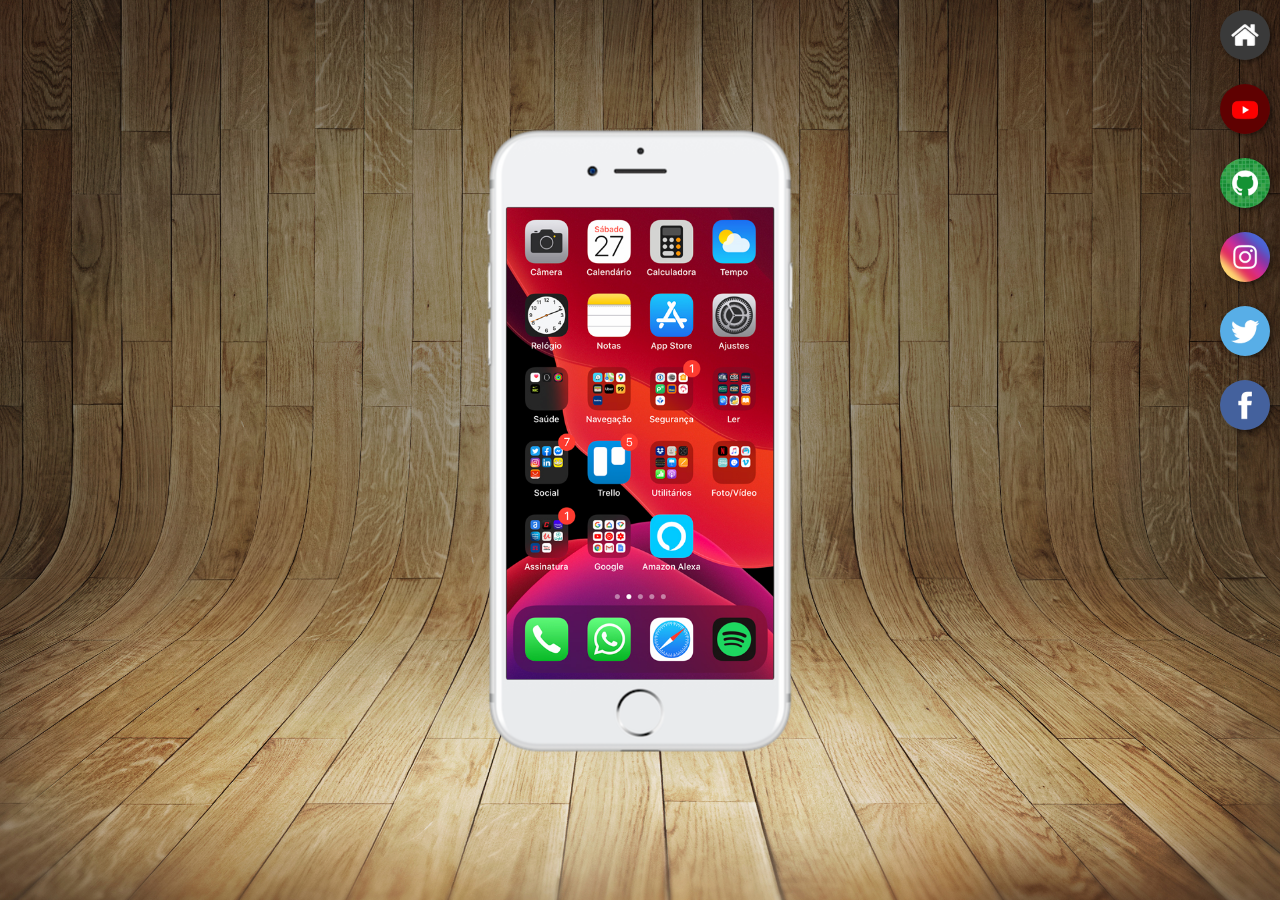
<file: index.html>
<!DOCTYPE html>
<html lang="pt-br">
<head>
    <meta charset="UTF-8">
    <meta name="viewport" content="width=device-width, initial-scale=1.0">
    <link rel="shortcut icon" href="favicon.ico" type="image/x-icon">
    <link rel="stylesheet" href="estilos/style.css">
    <title>Projeto Redes Sociais</title>
</head>
<body>
    <main>
        <section id="celular">
           <iframe src="home.html" frameborder="0" name="tela" id="tela"></iframe>
        </section>

        <section id="redes-sociais">
            <a href="home.html" target="tela"><img src="imagens/logo-home.jpg" alt="Home"></a><br>

            <a href="youtube.html" target="tela"><img src="imagens/logo-youtube.jpg" alt="Youtube"></a><br>

            <a href="github.html" target="tela"><img src="imagens/logo-github.jpg" alt="Github"></a><br>

            <a href="insta.html" target="tela"><img src="imagens/logo-instagram.jpg" alt="Instagram"></a><br>

            <a href="twitter.html" target="tela"><img src="imagens/logo-twitter.jpg" alt="Twitter"></a><br>

            <a href="facebook.html" target="tela"><img src="imagens/logo-facebook.jpg" alt="Facebook"></a>
        </section>
    </main>
</body>
</html>
</file>
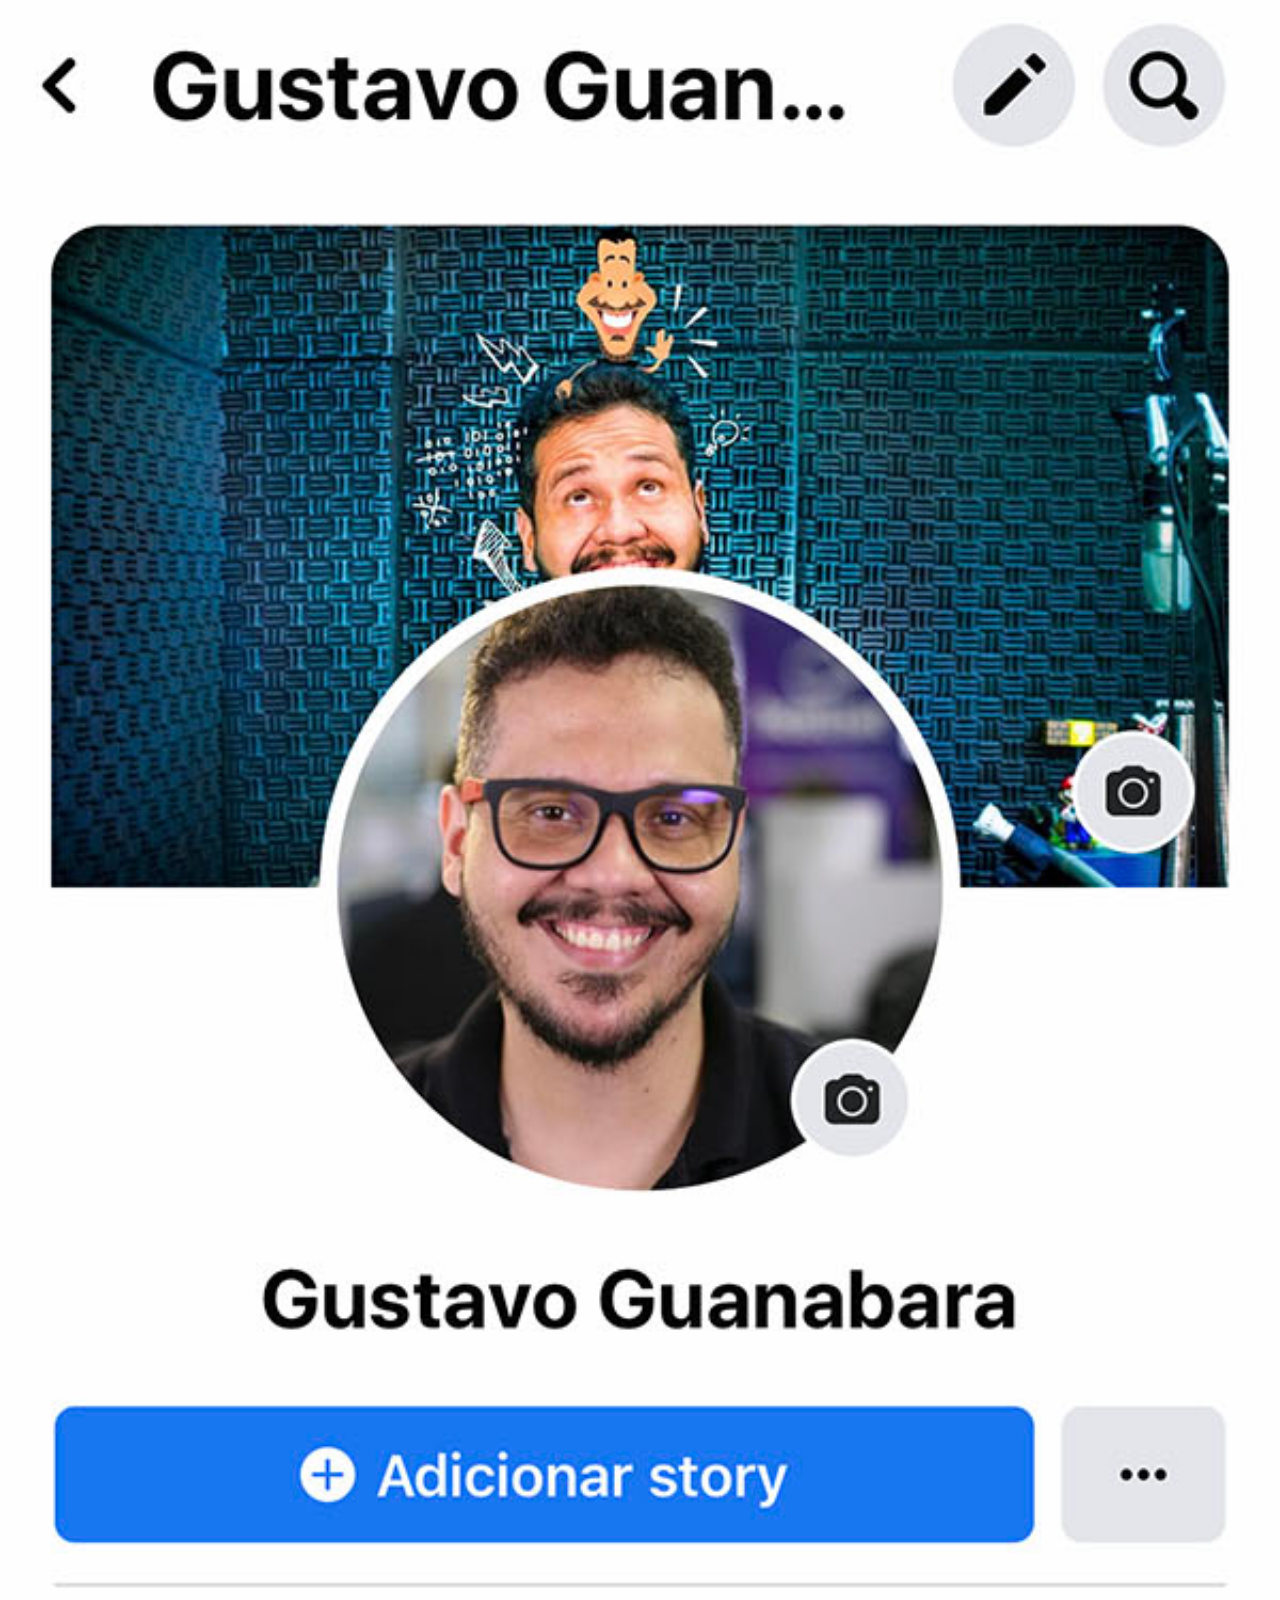
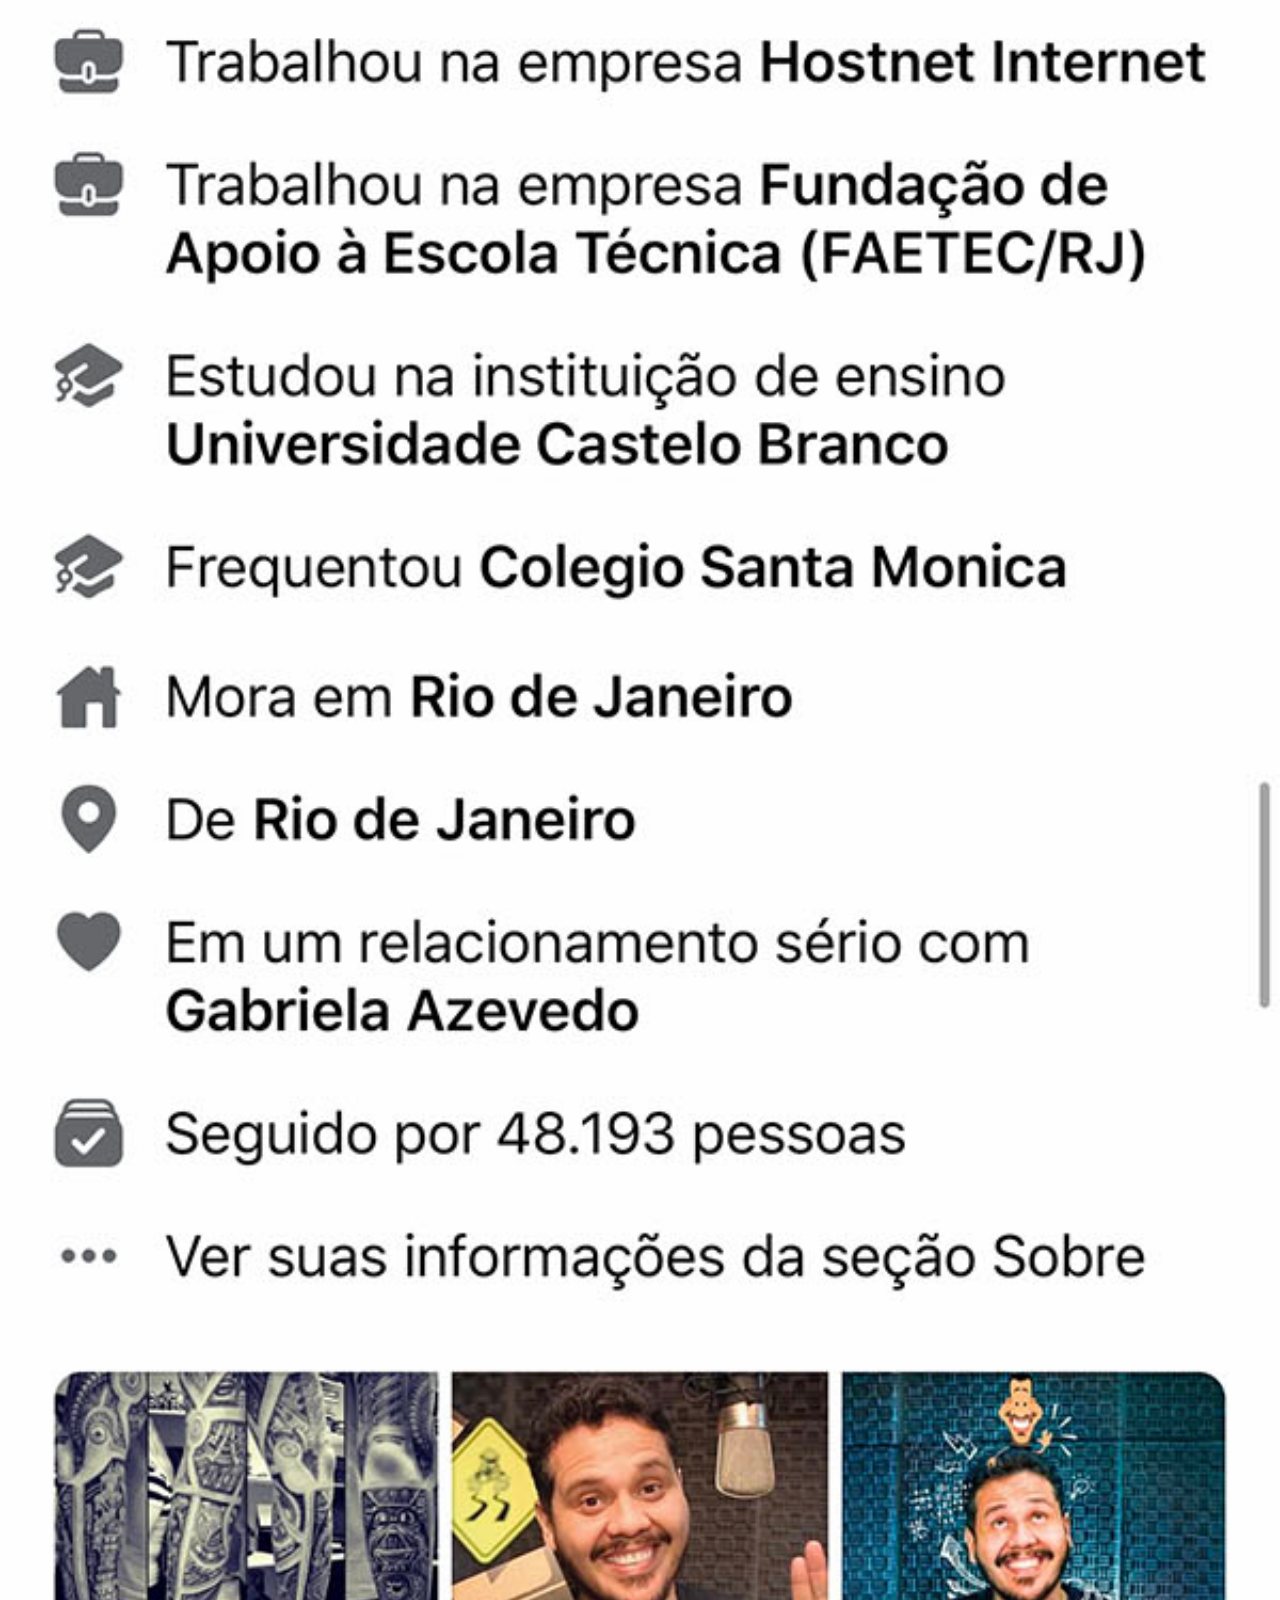
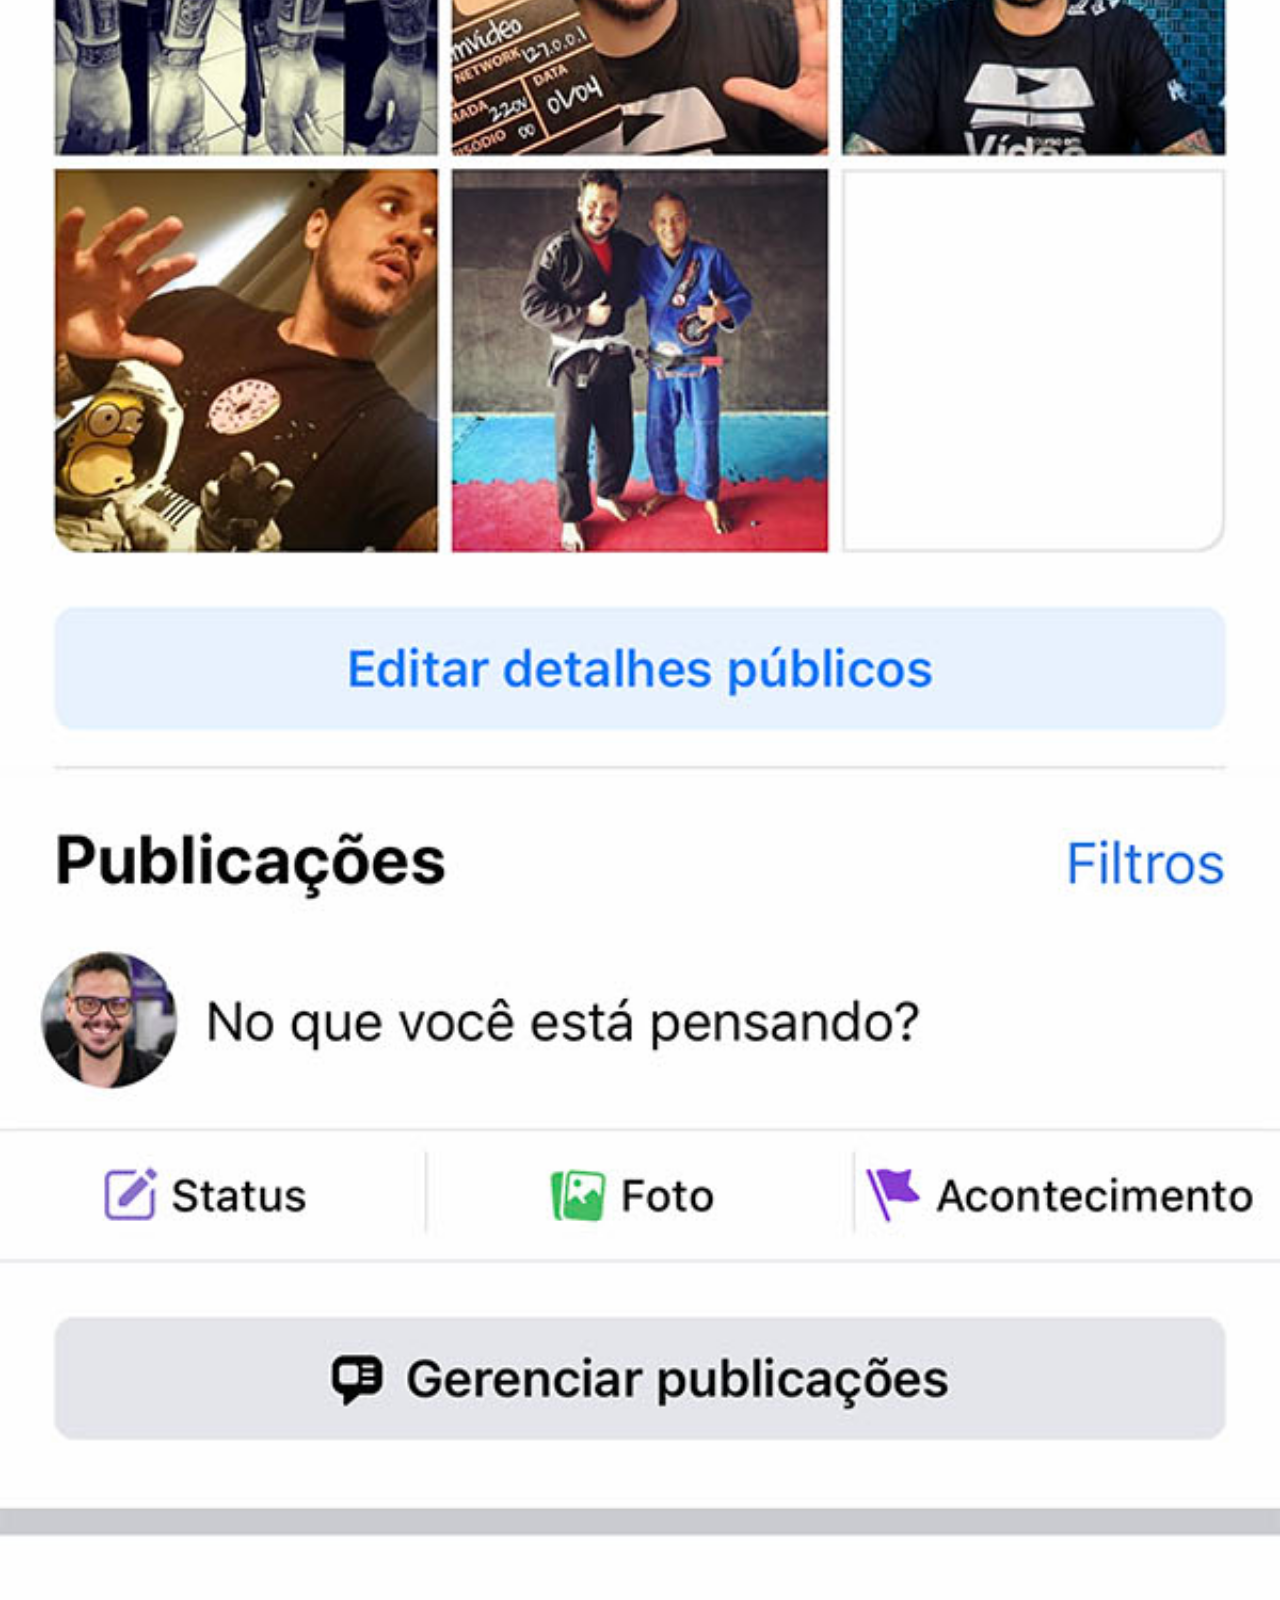
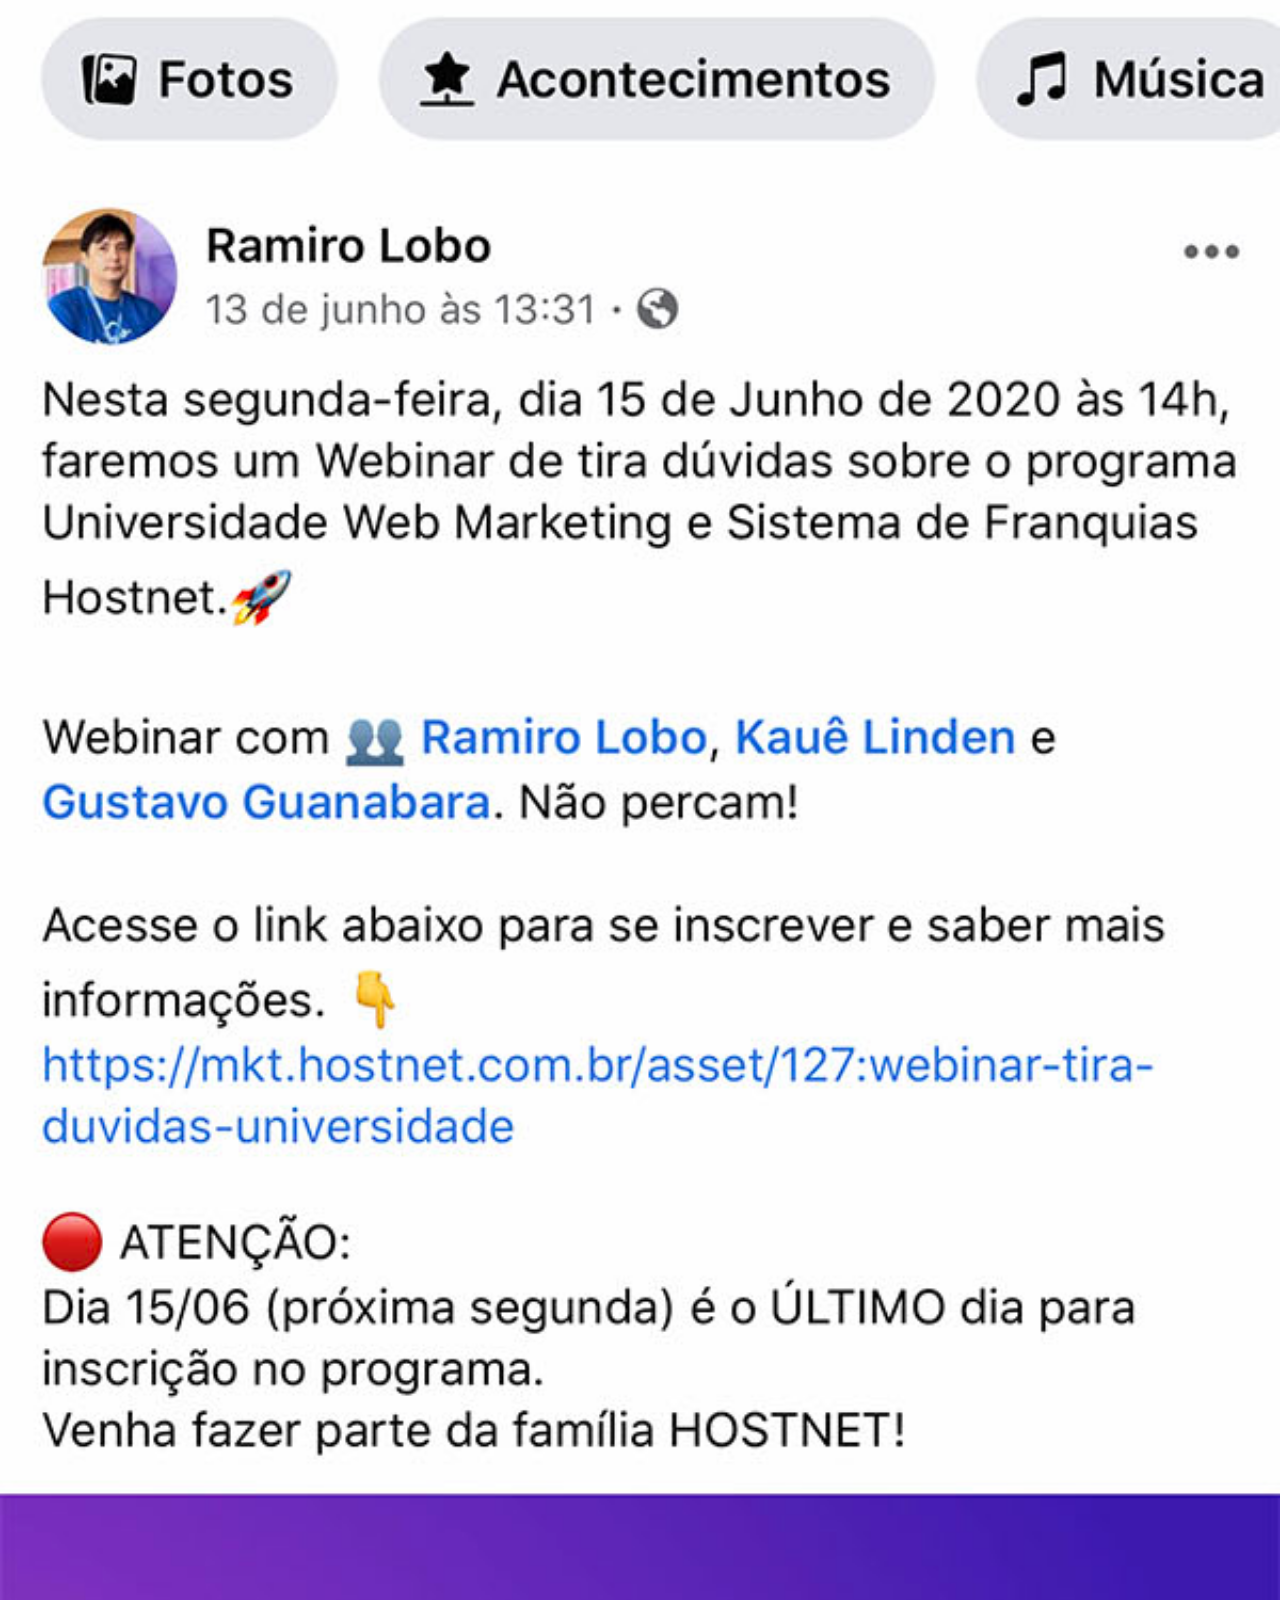
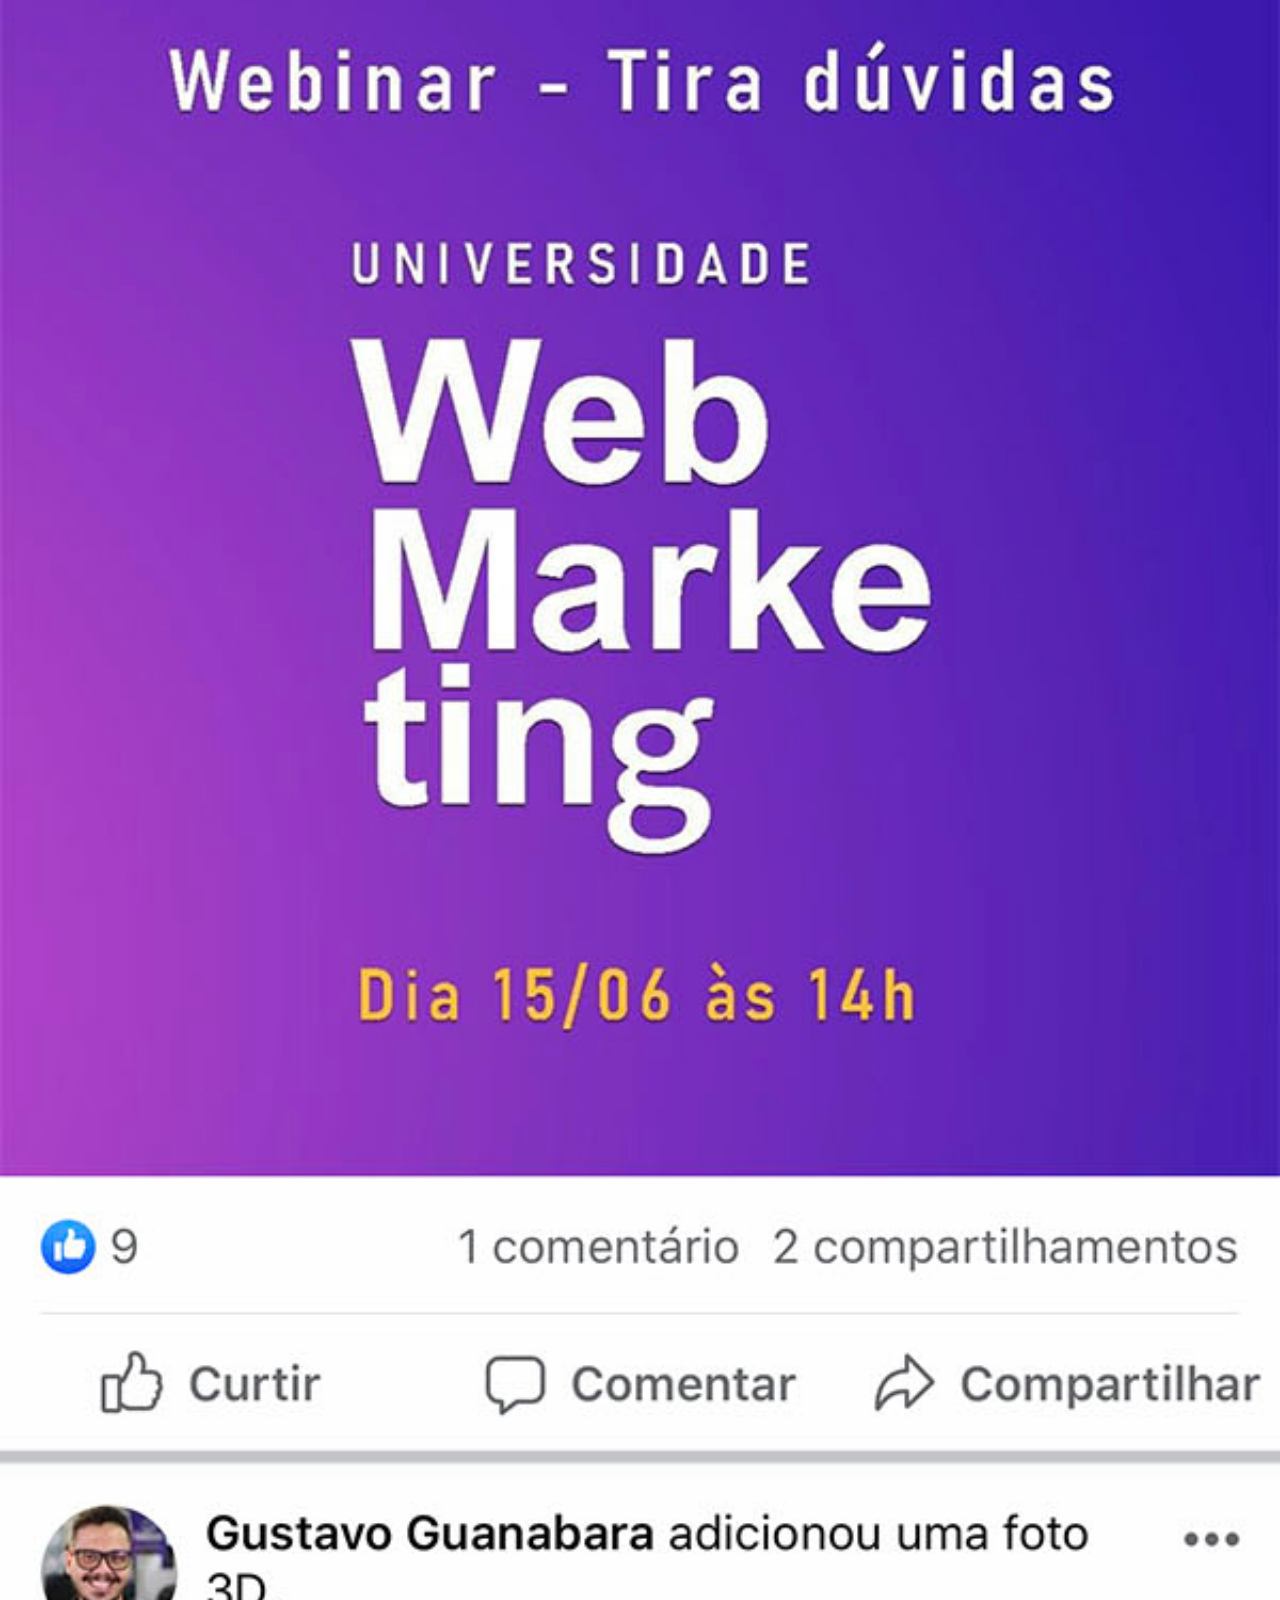
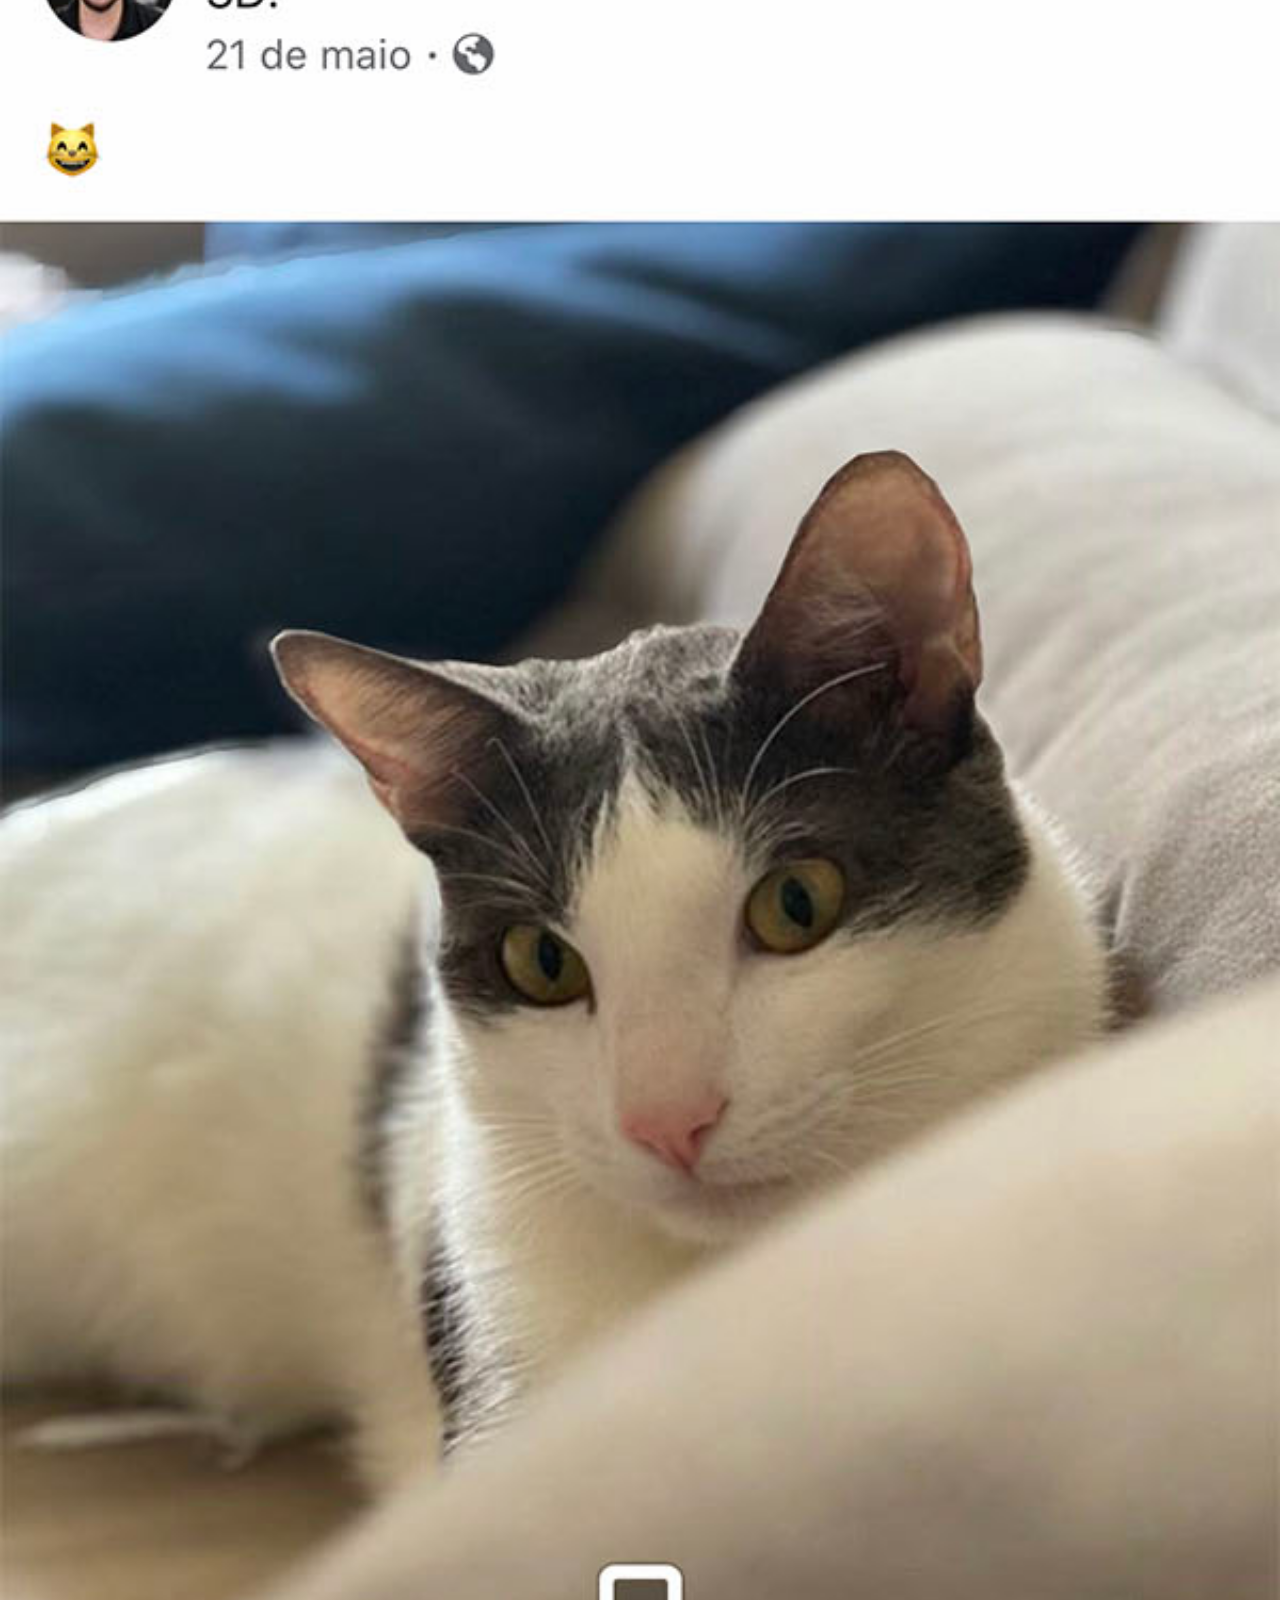
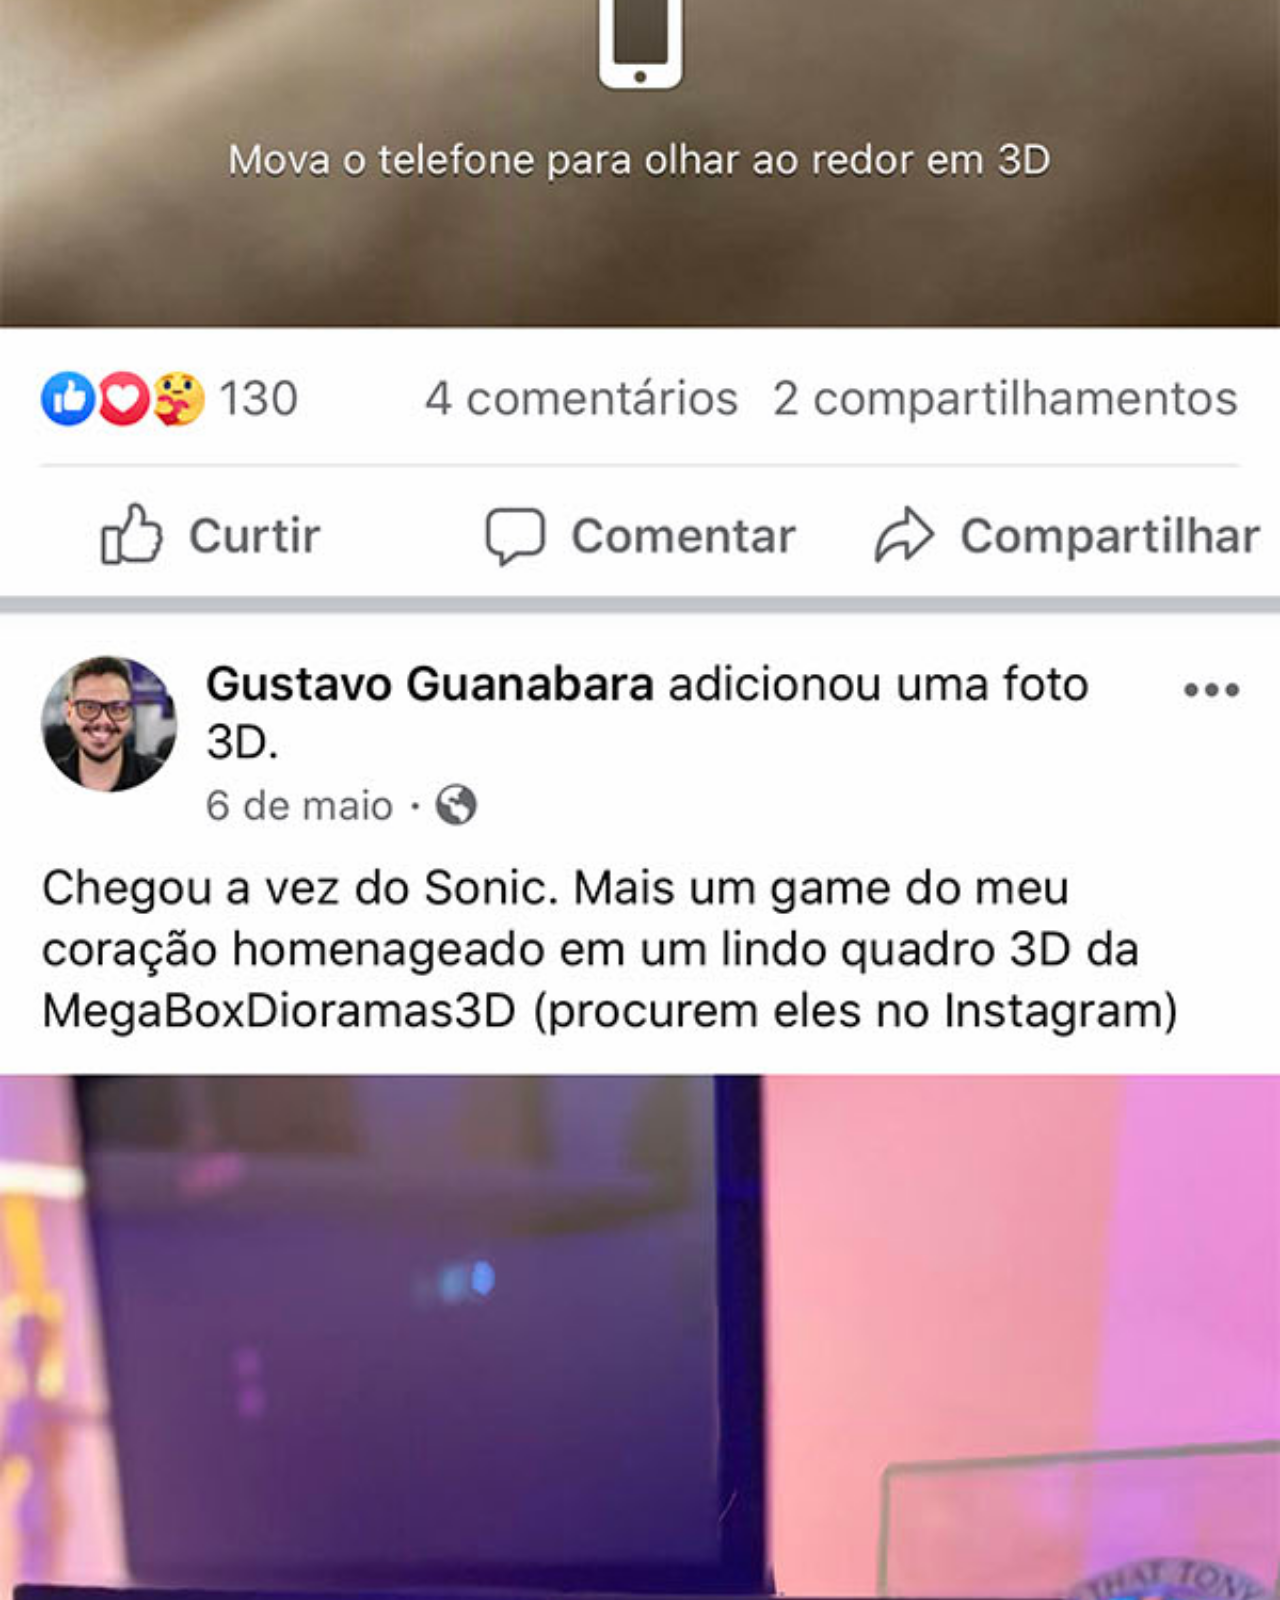
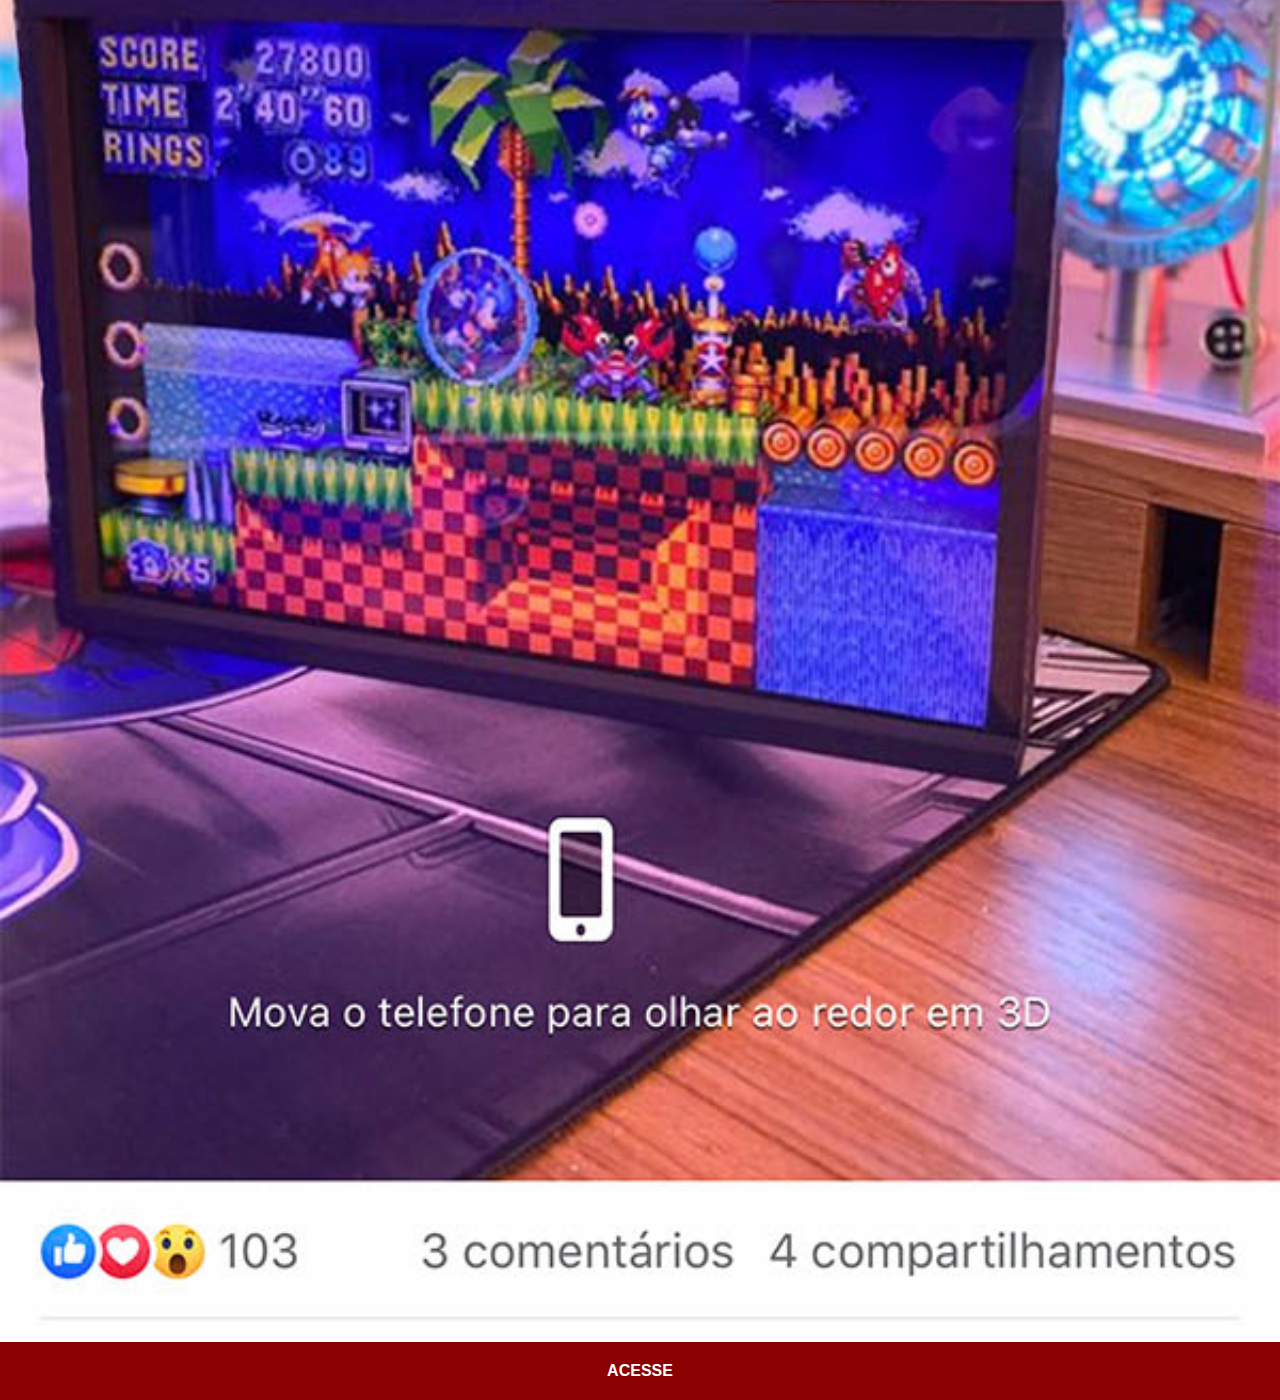
<file: facebook.html>
<!DOCTYPE html>
<html lang="pt-br">
<head>
    <meta charset="UTF-8">
    <meta name="viewport" content="width=device-width, initial-scale=1.0">
    <link rel="stylesheet" href="estilos/social.css">
    <title>Facebook</title>
</head>
<body>
    <img src="imagens/tela-facebook.jpg" alt="Instagram">
    <a href="https://www.facebook.com/gustavoguanabara/?locale=pt_BR" target="_blank">ACESSE</a>
</body>
</html>
</file>
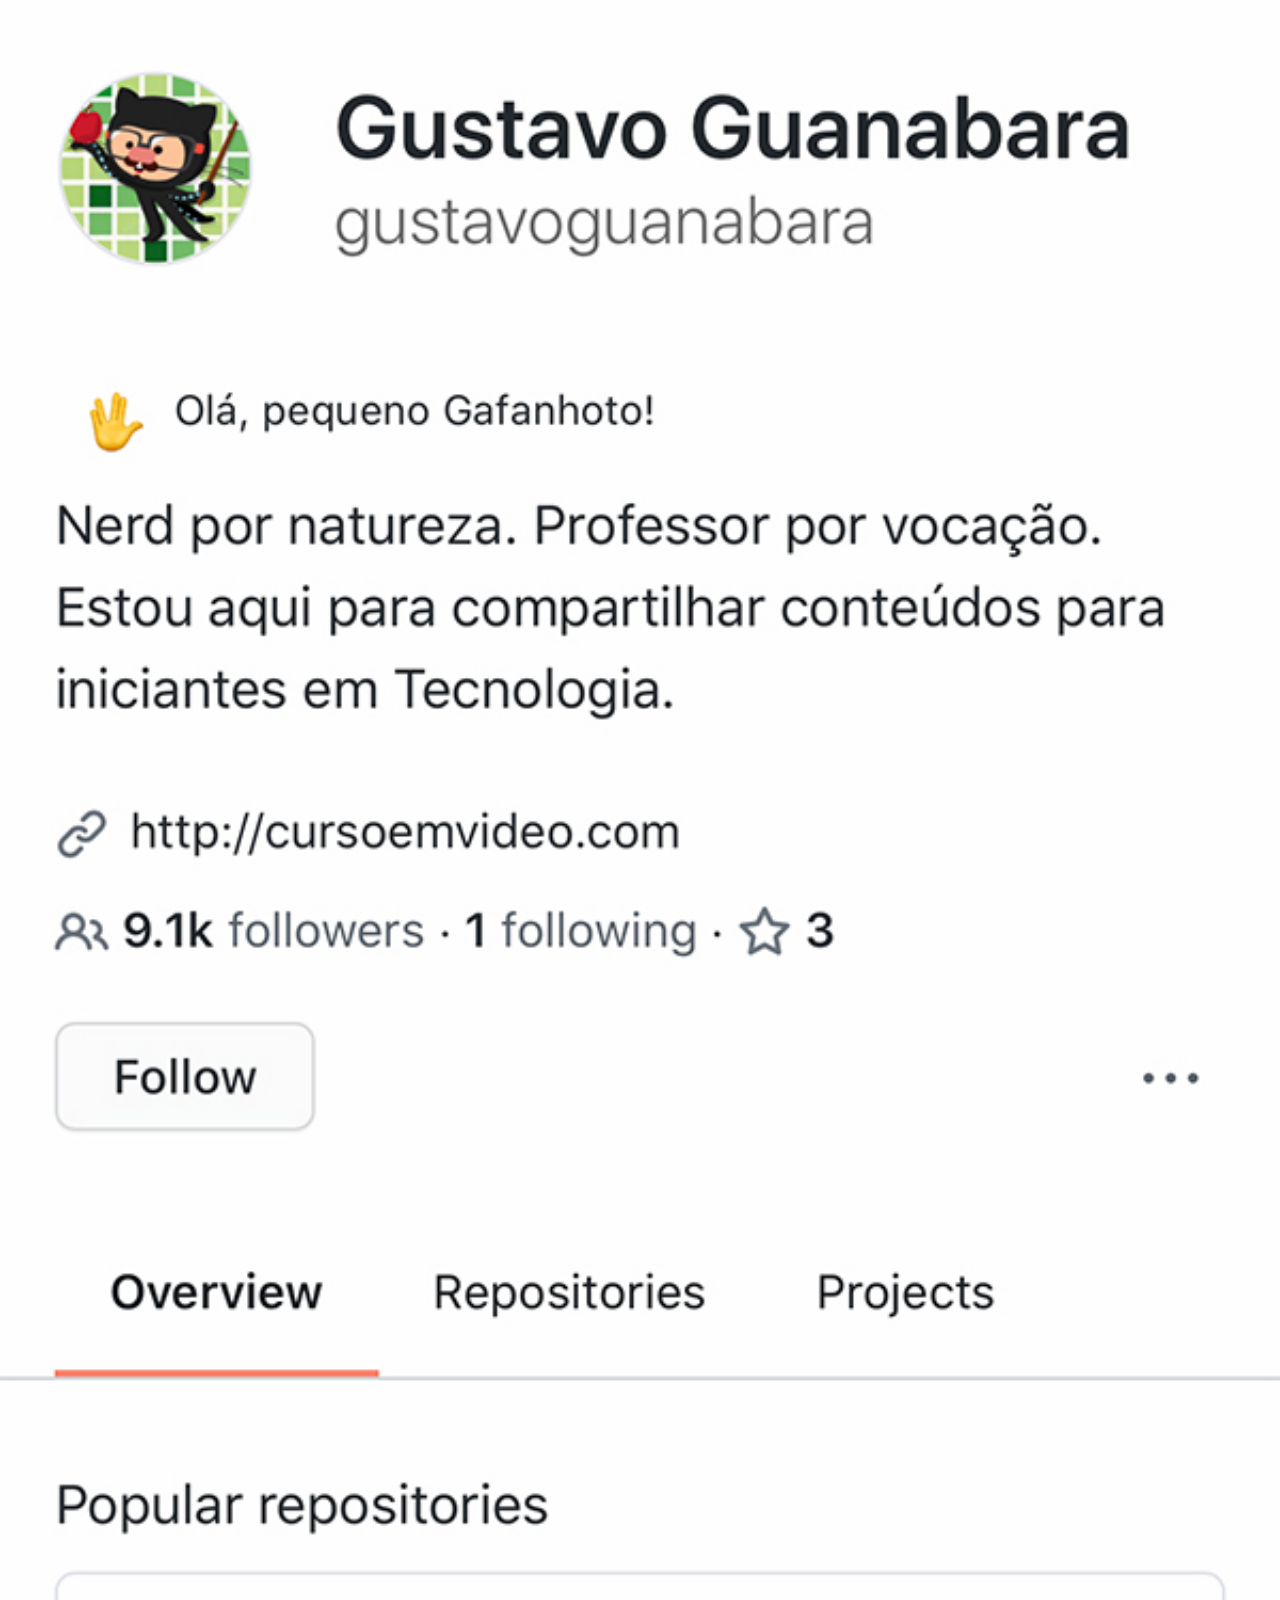
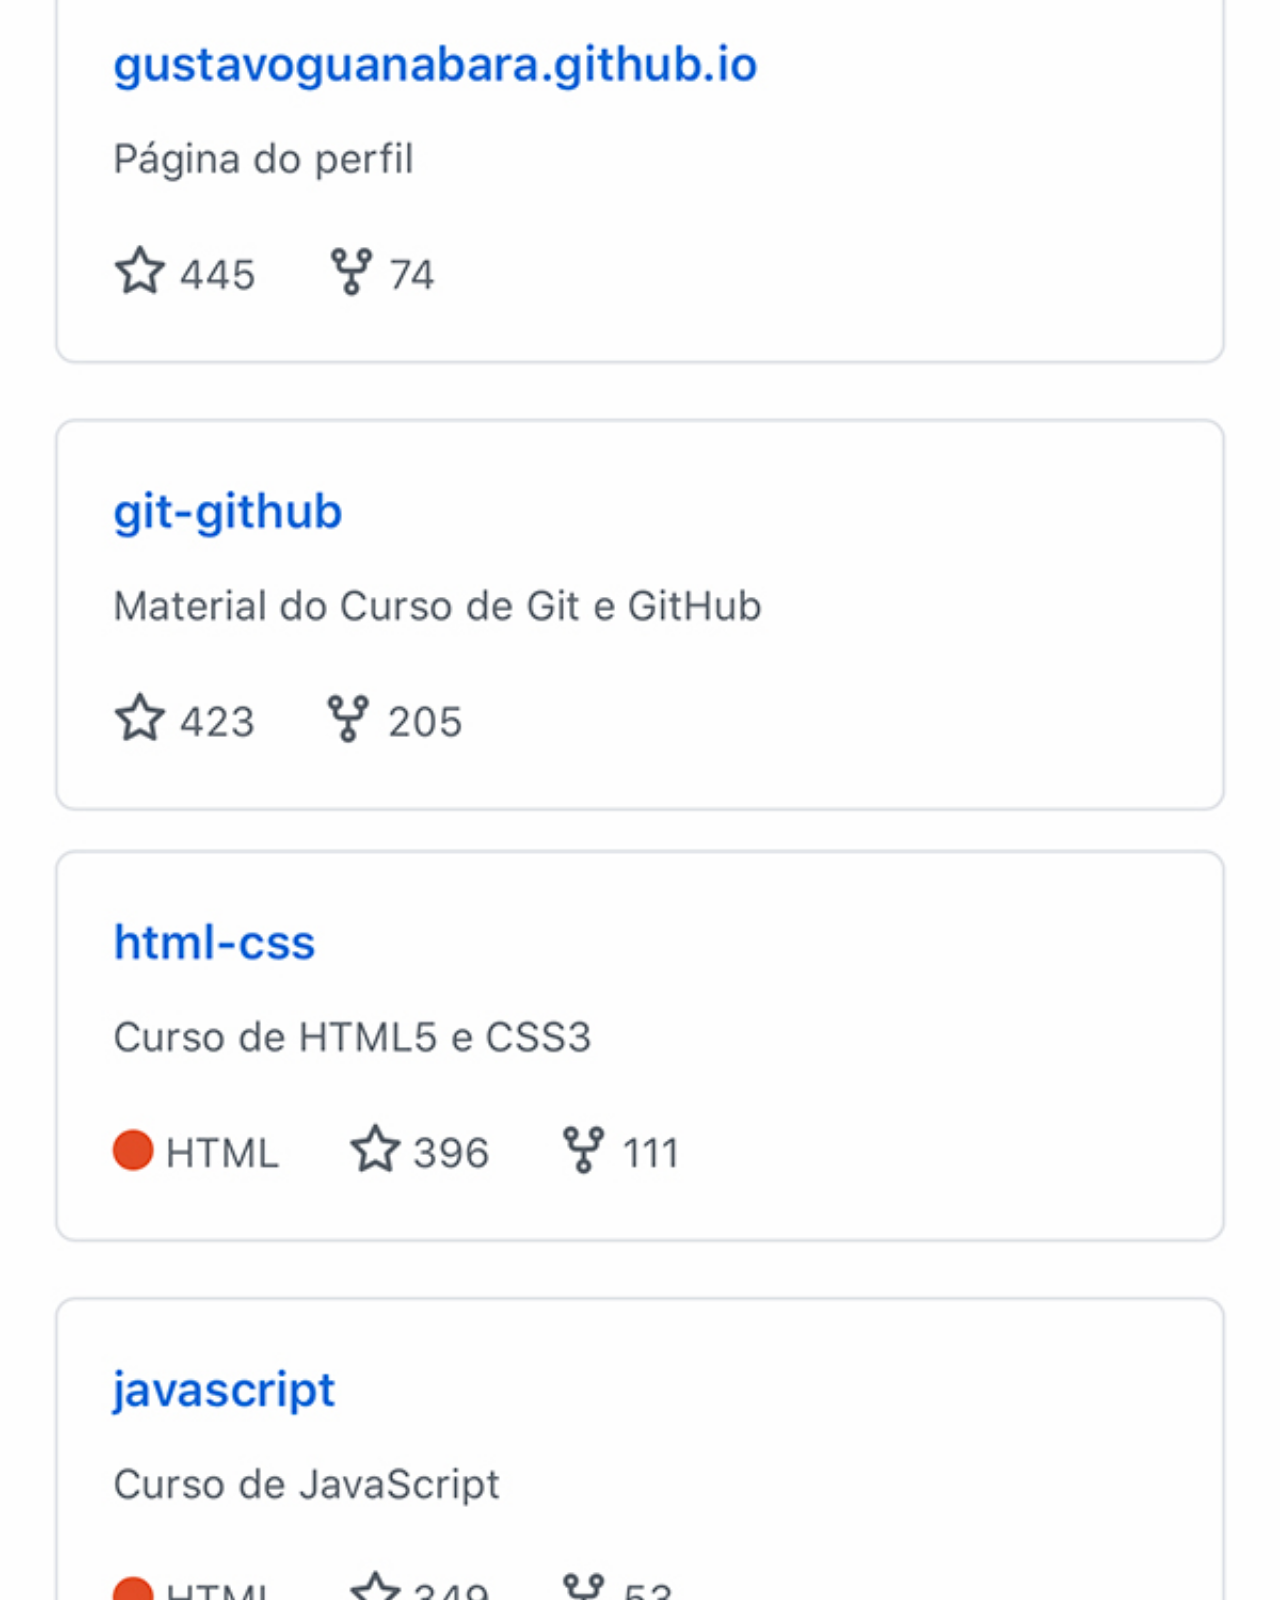
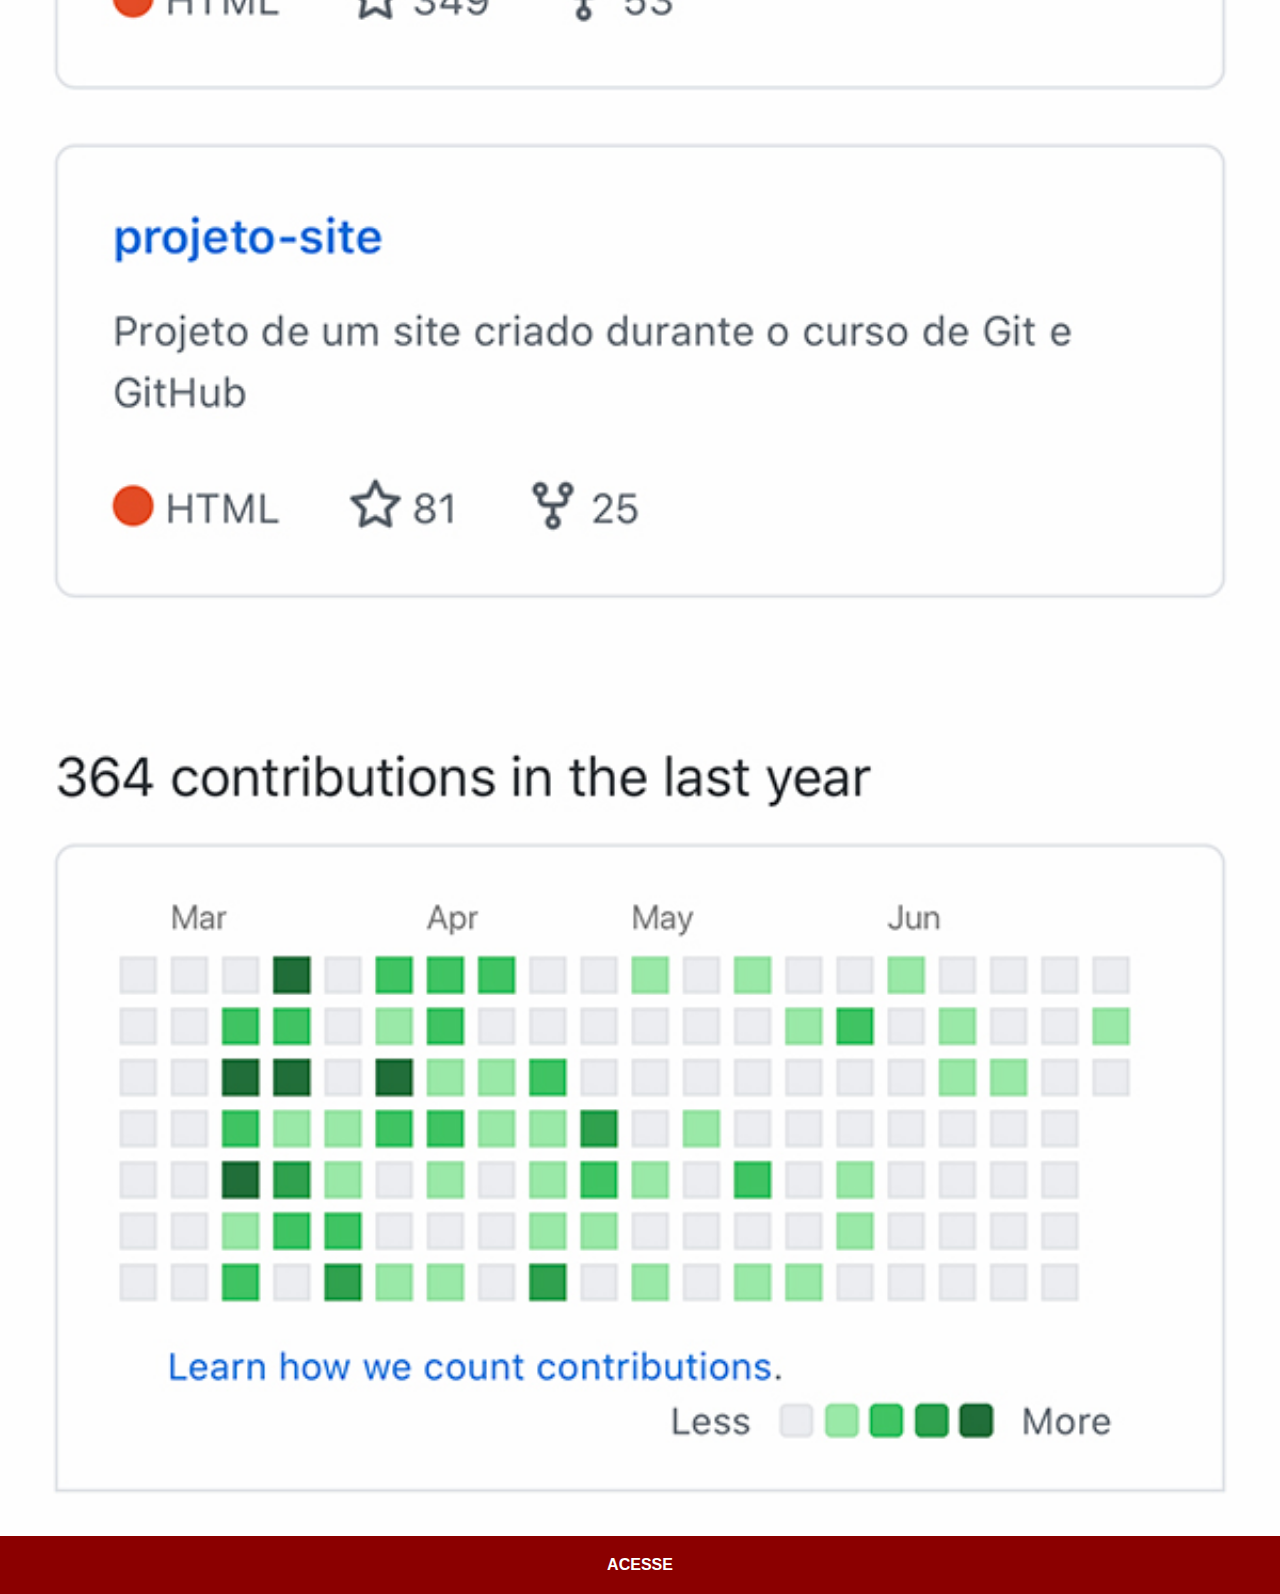
<file: github.html>
<!DOCTYPE html>
<html lang="pt-br">
<head>
    <meta charset="UTF-8">
    <meta name="viewport" content="width=device-width, initial-scale=1.0">
    <link rel="stylesheet" href="estilos/social.css">
    <title>GitHub</title>
</head>
<body>
    <img src="imagens/tela-github.jpg" alt="GitHub">
    <a href="https://gustavoguanabara.github.io/" target="_blank">ACESSE</a>
</body>
</html>
</file>
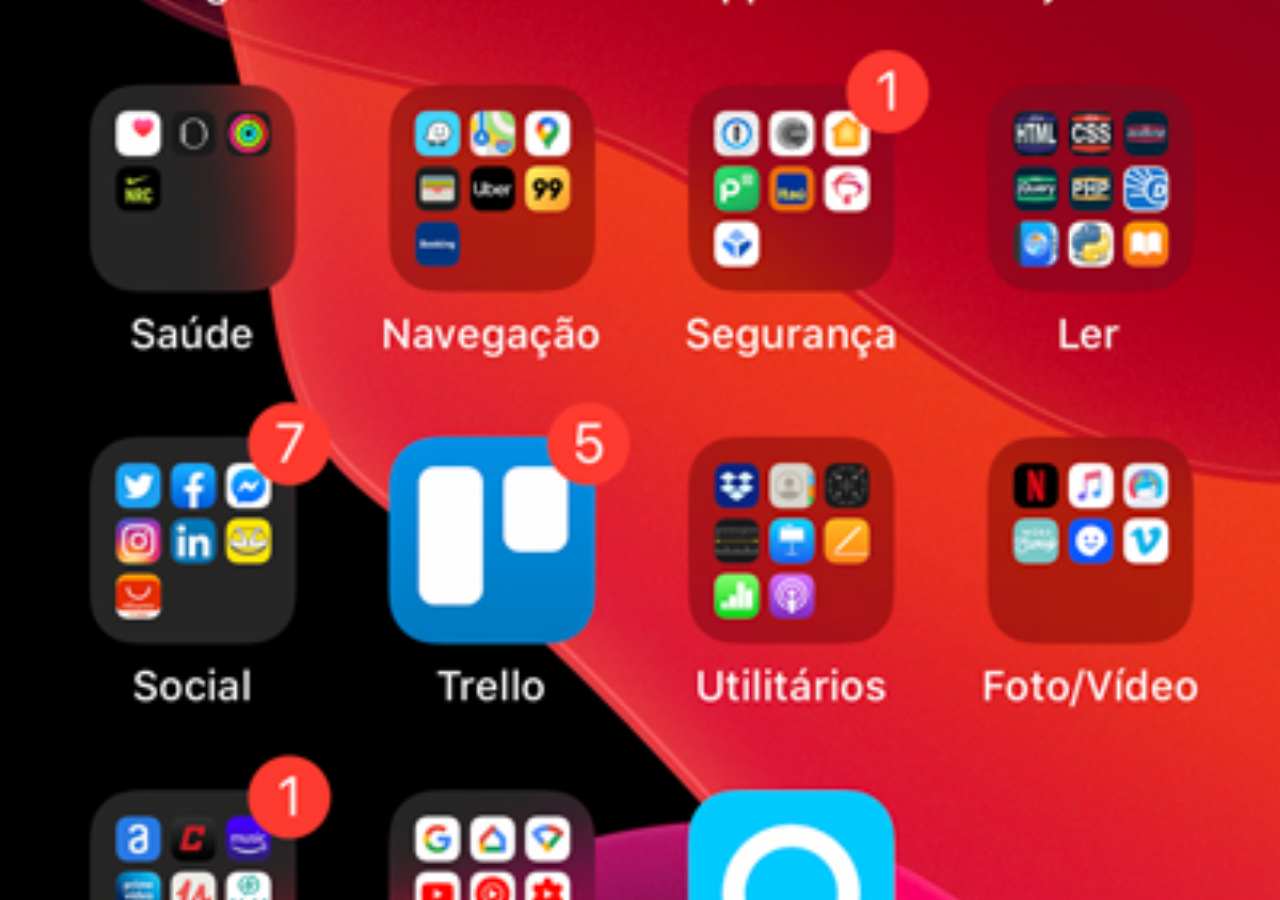
<file: home.html>
<!DOCTYPE html>
<html lang="pt-br">
<head>
    <meta charset="UTF-8">
    <meta name="viewport" content="width=device-width, initial-scale=1.0">
    <title>Home</title>
</head>
<style>
    *{
        margin: 0;
        padding: 0;
    }

    body{
        width: 100vw;
        height: 100vh;
        background-color: black;
        background-image: url(imagens/tela-home.jpg);
        background-repeat: no-repeat;
        background-position: center;
        background-size: cover;
    }
</style>
<body>
    
</body>
</html>
</file>
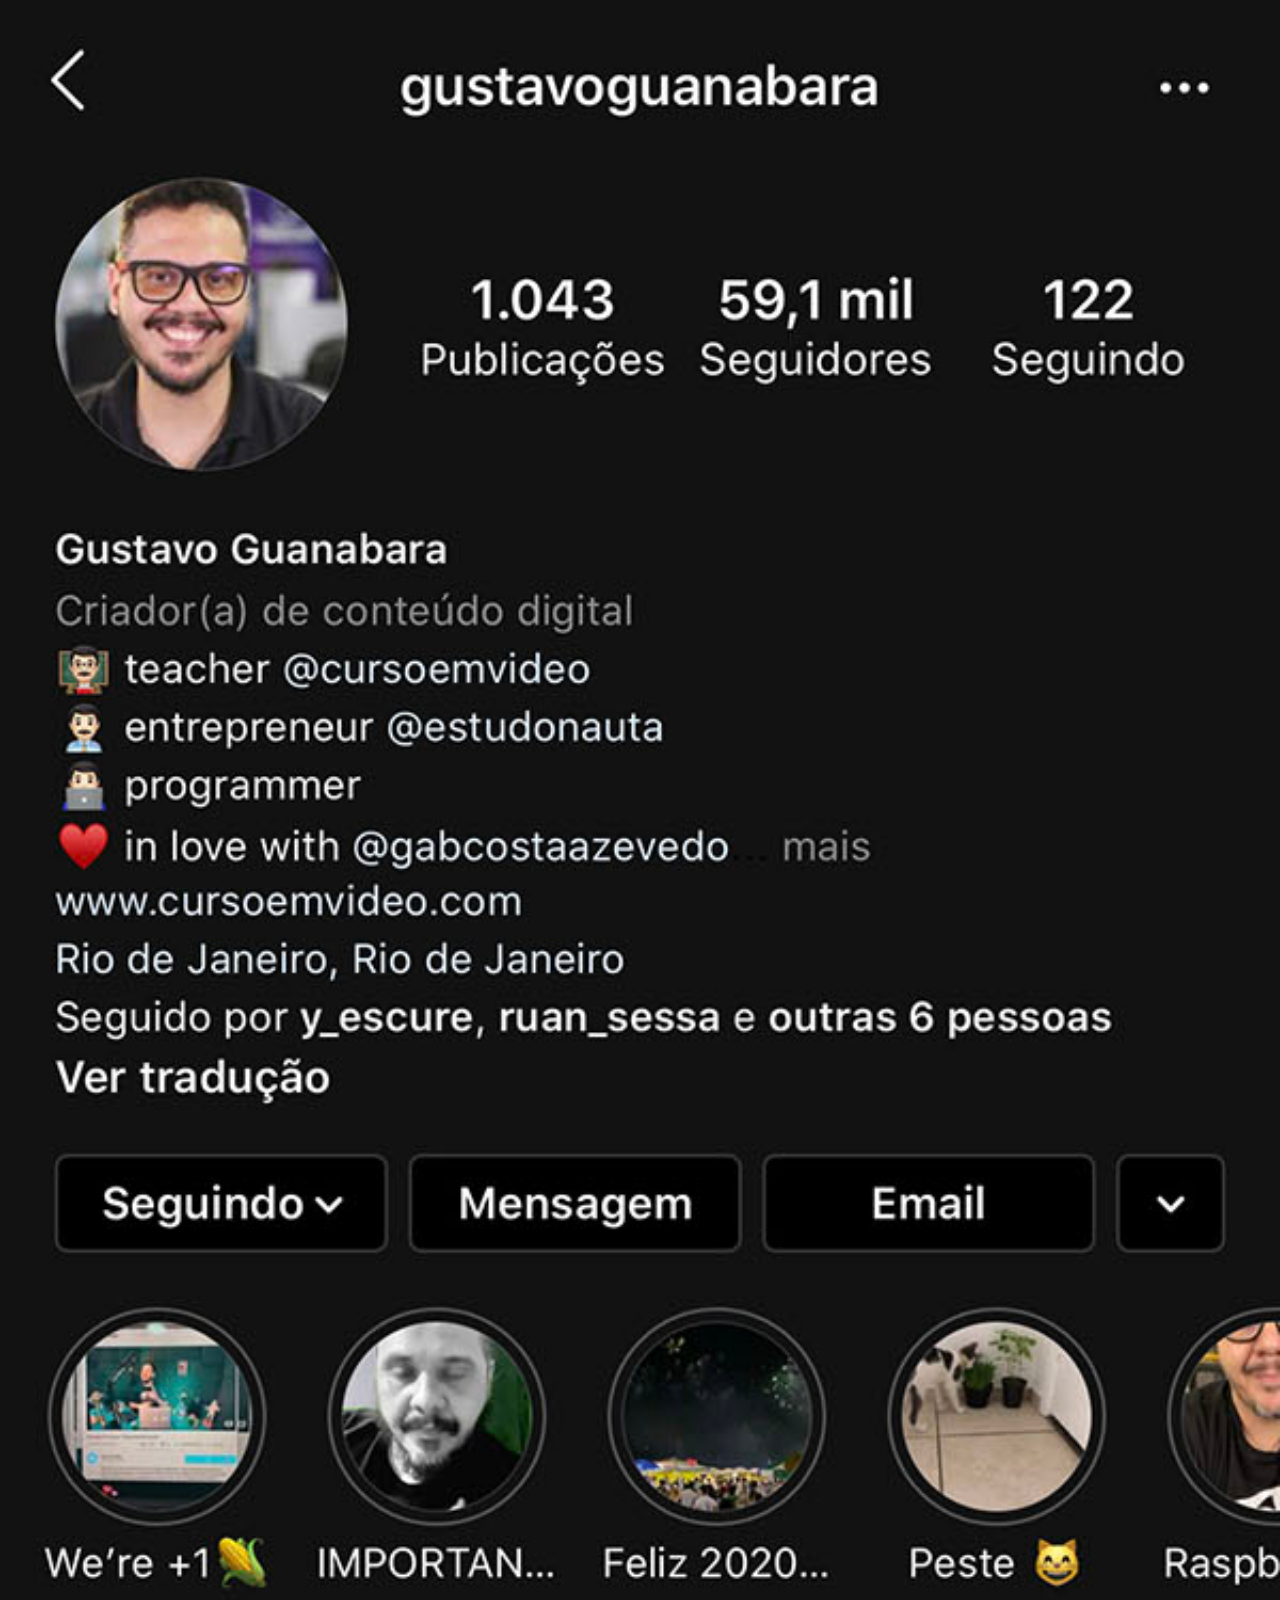
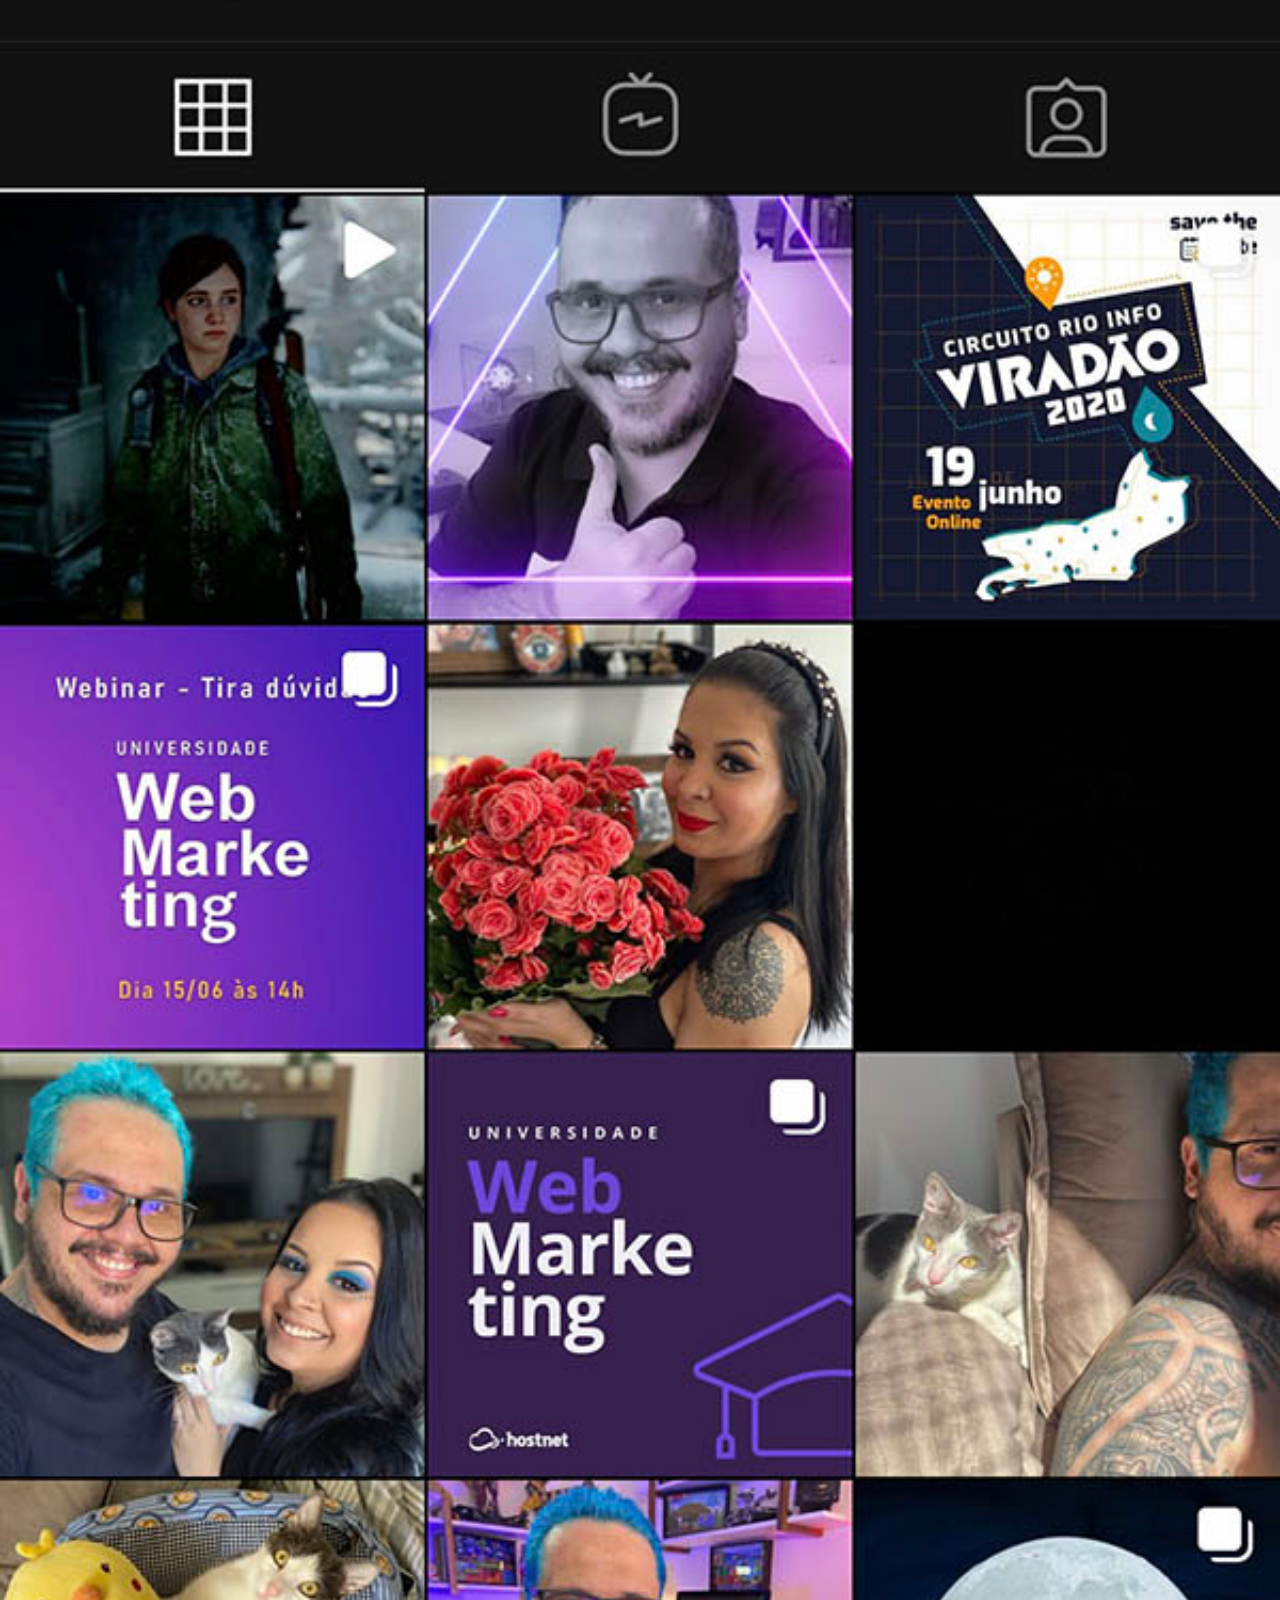
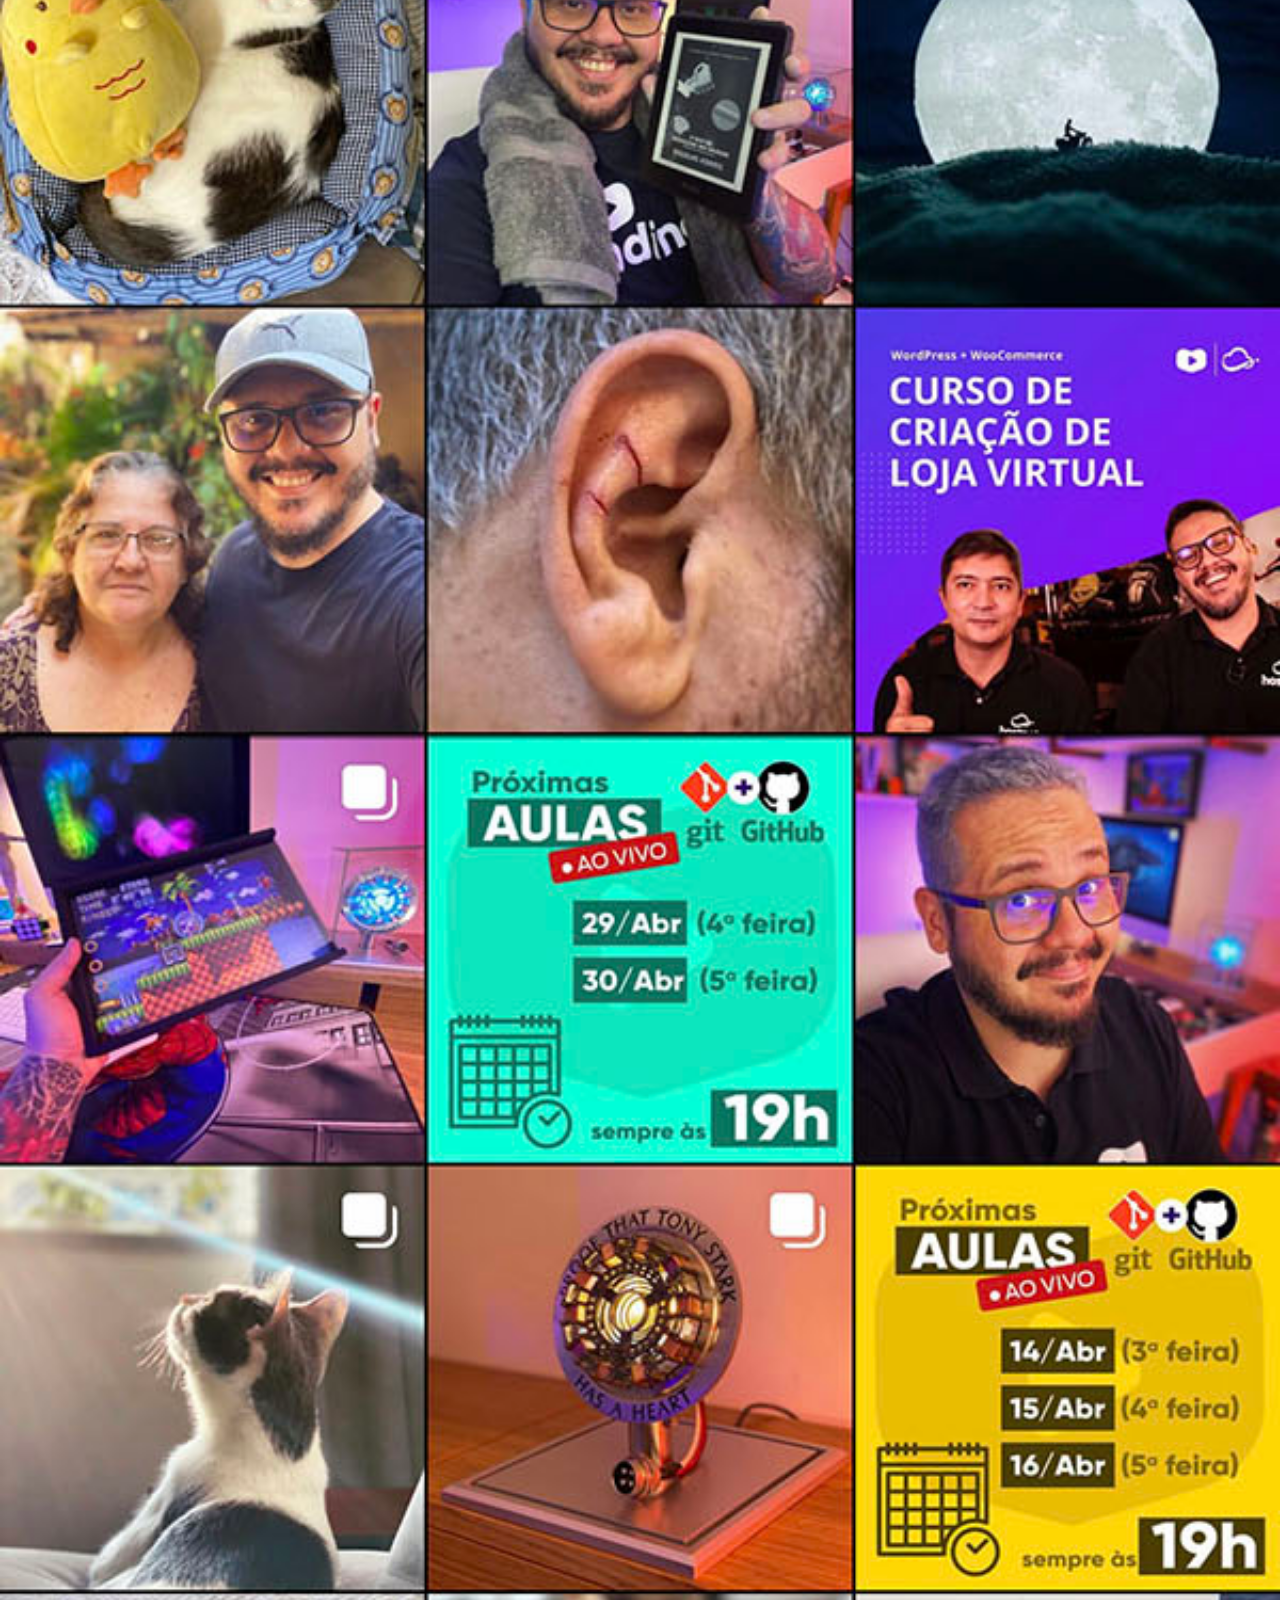
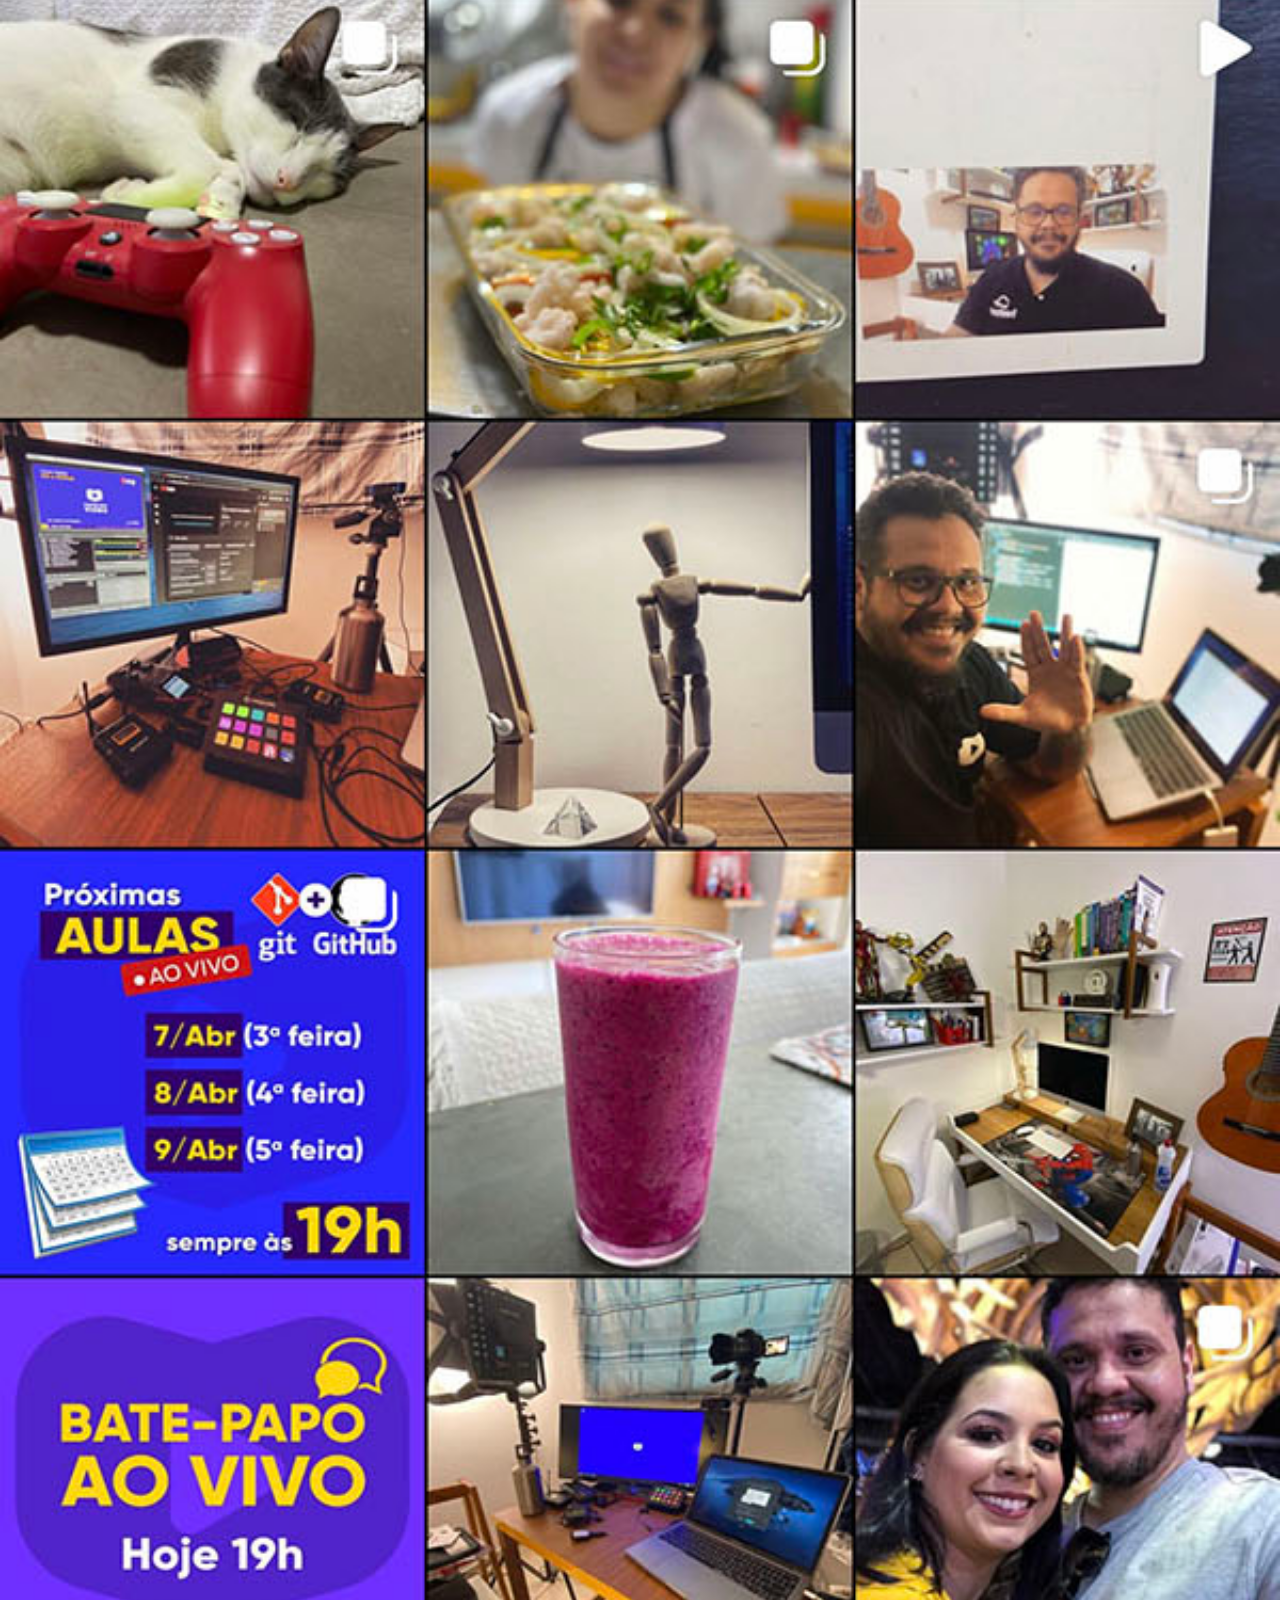
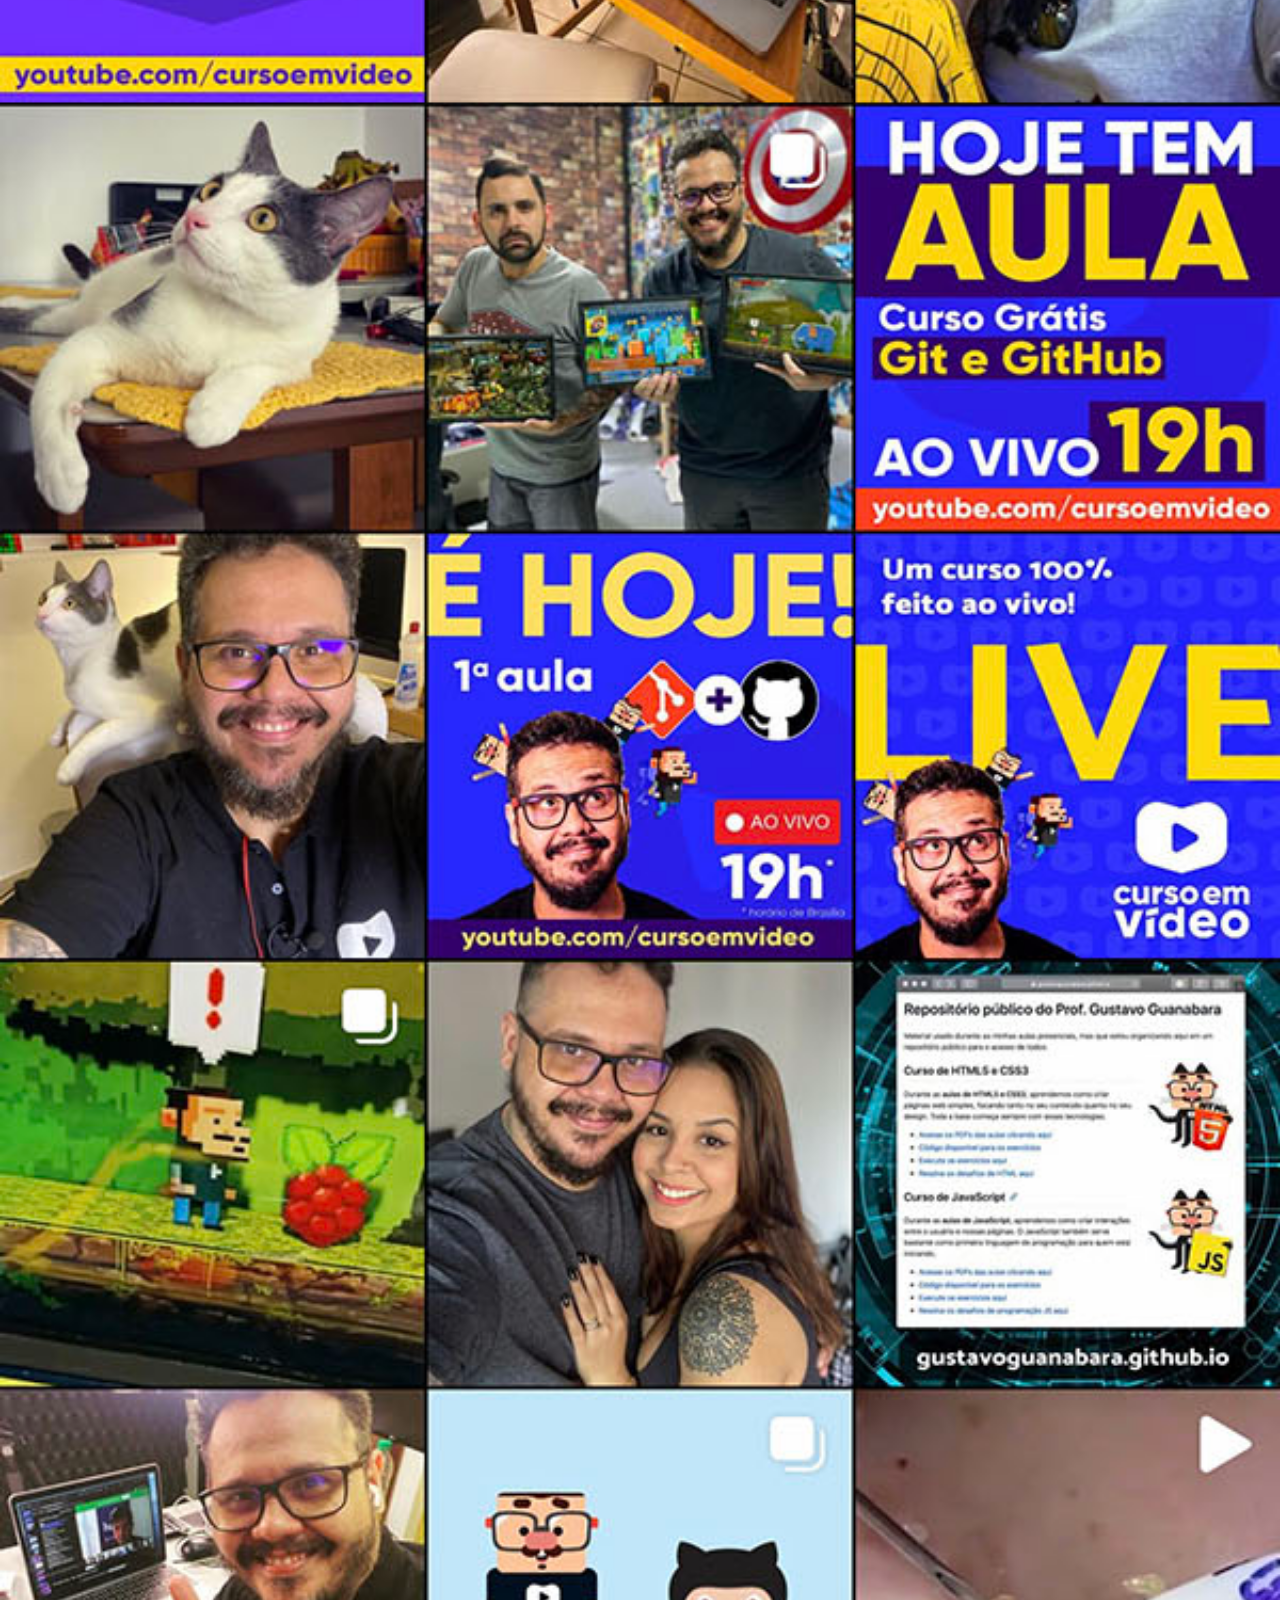
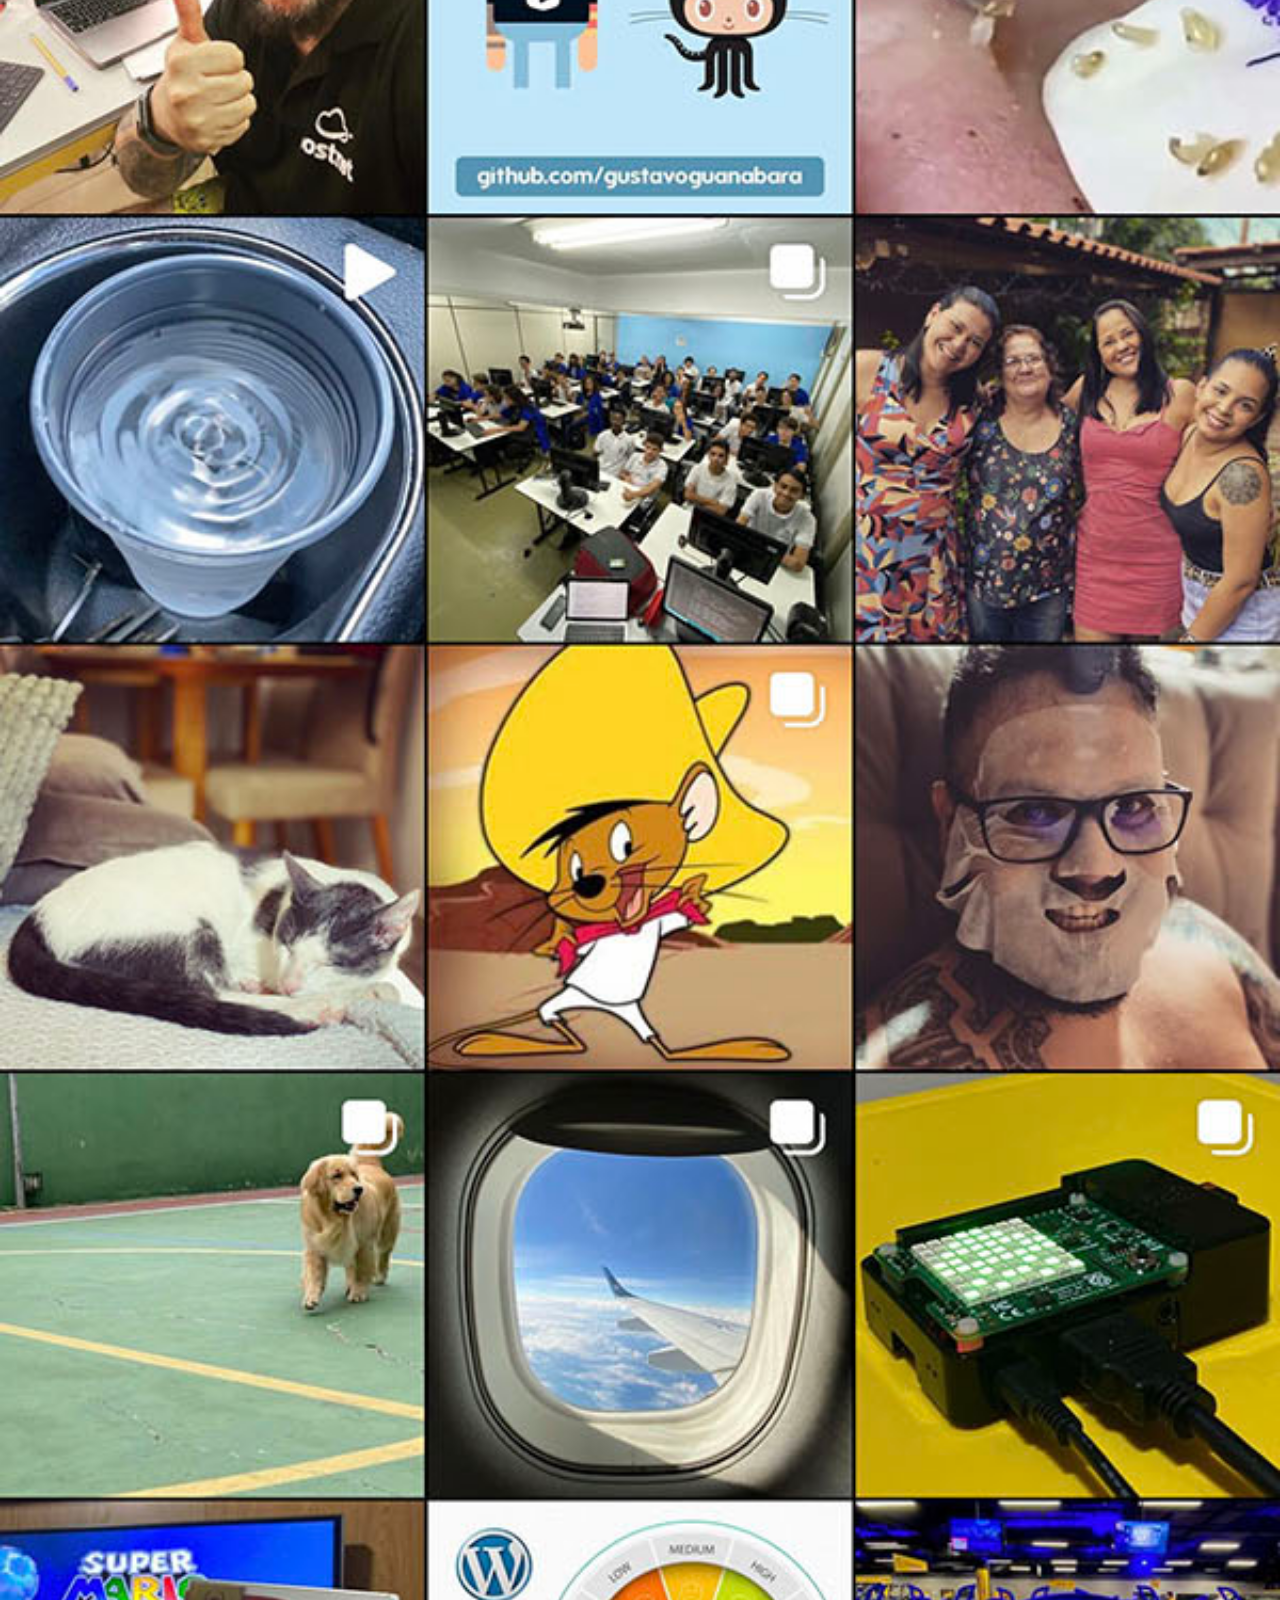
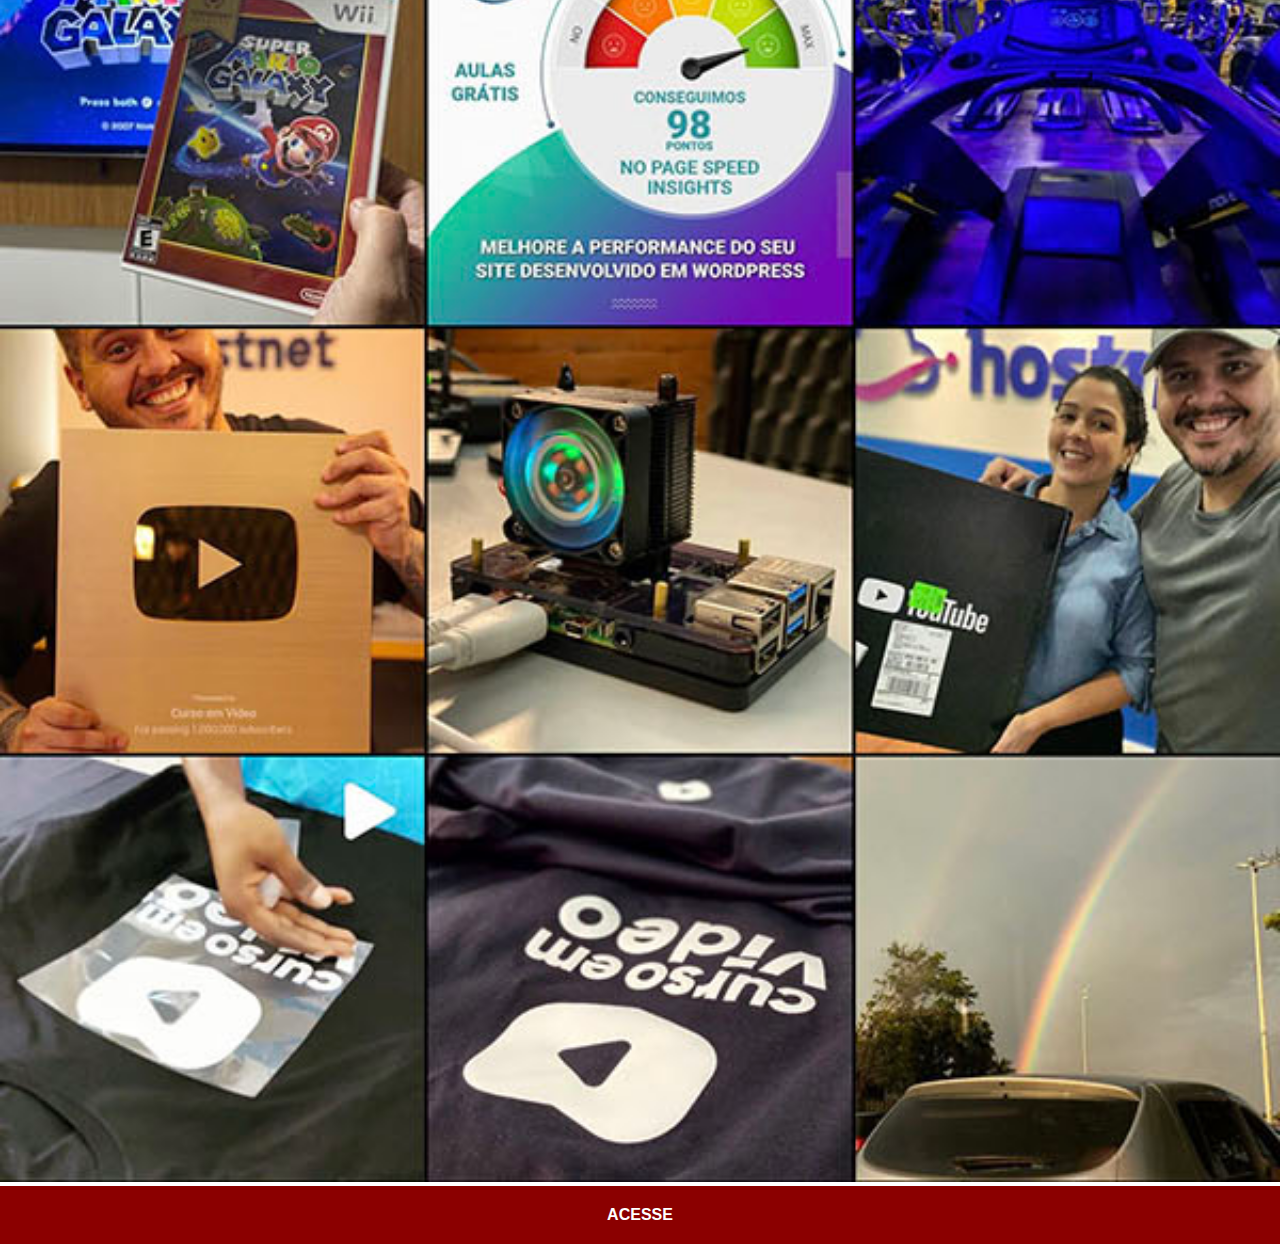
<file: insta.html>
<!DOCTYPE html>
<html lang="pt-br">
<head>
    <meta charset="UTF-8">
    <meta name="viewport" content="width=device-width, initial-scale=1.0">
    <link rel="stylesheet" href="estilos/social.css">
    <title>Instagram</title>
</head>
<body>
    <img src="imagens/tela-instagram.jpg" alt="Instagram">
    <a href="https://www.instagram.com/gustavoguanabara/" target="_blank">ACESSE</a>
</body>
</html>
</file>
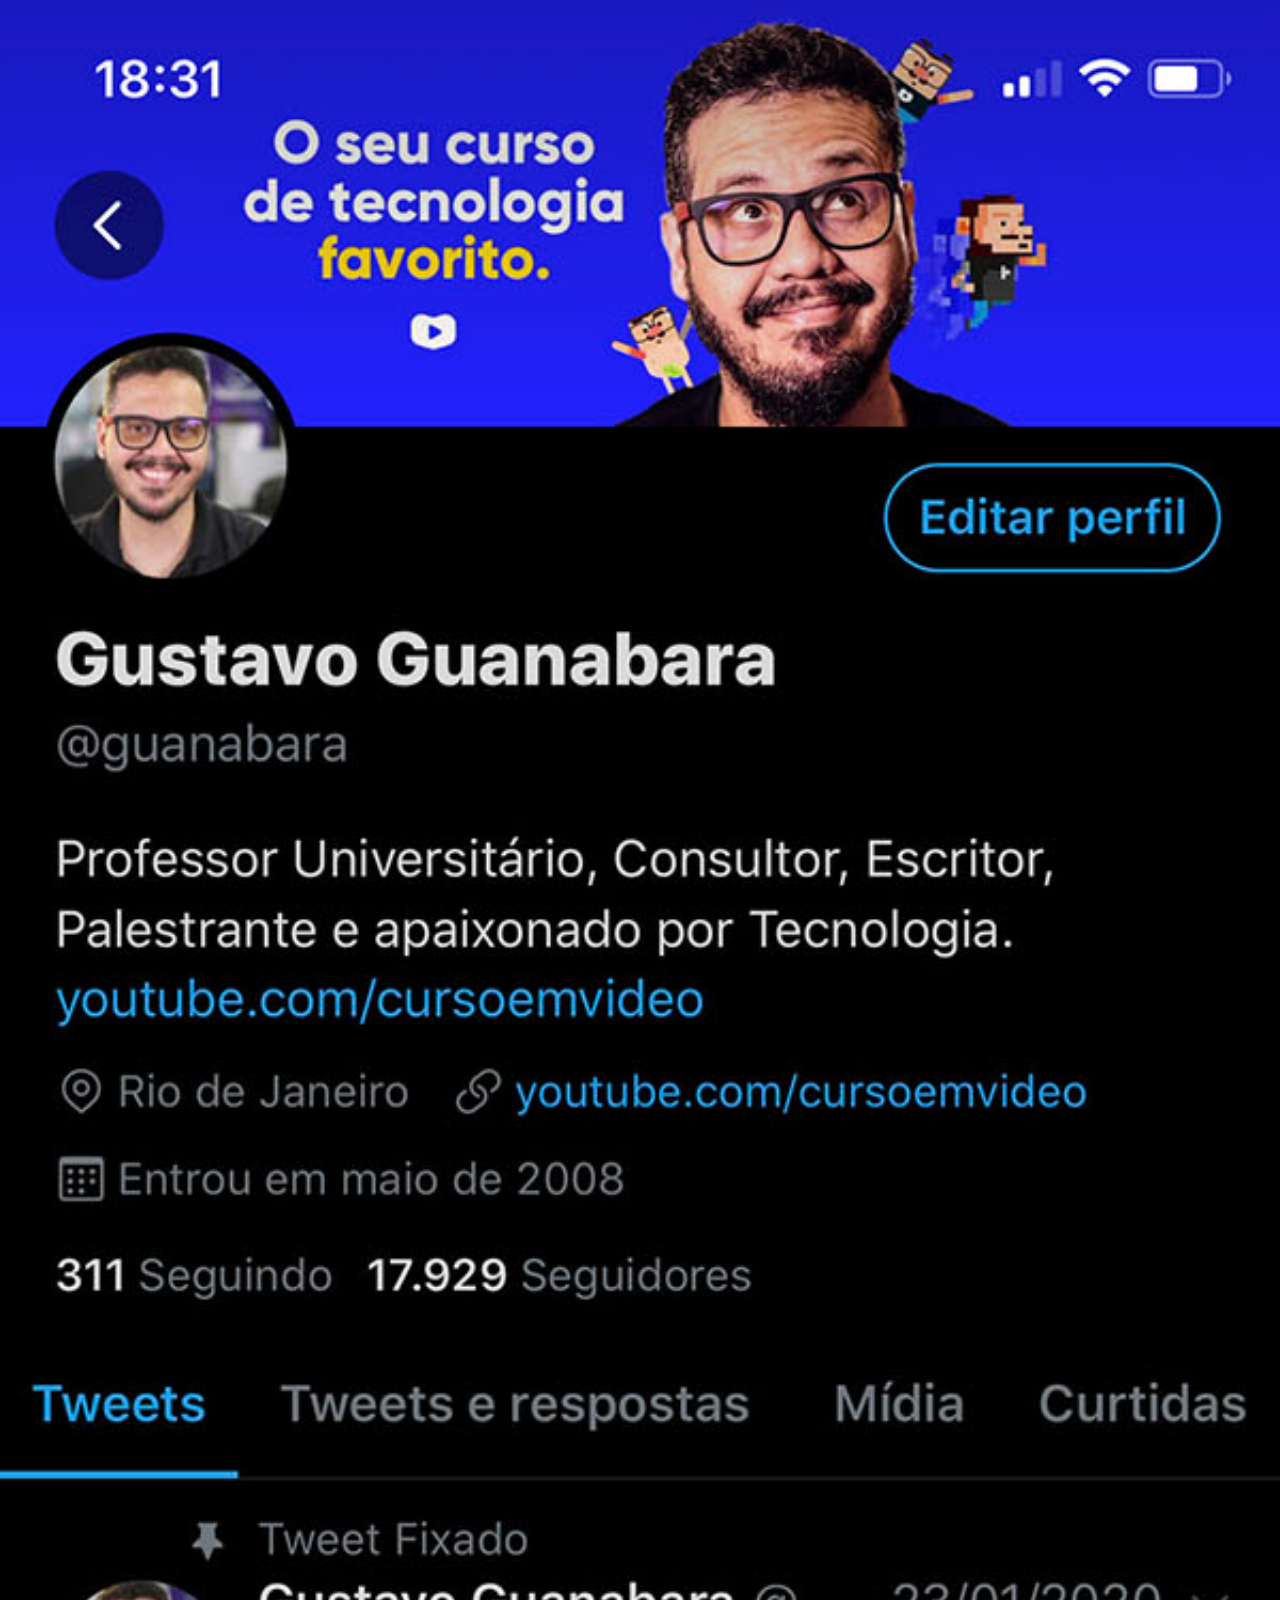
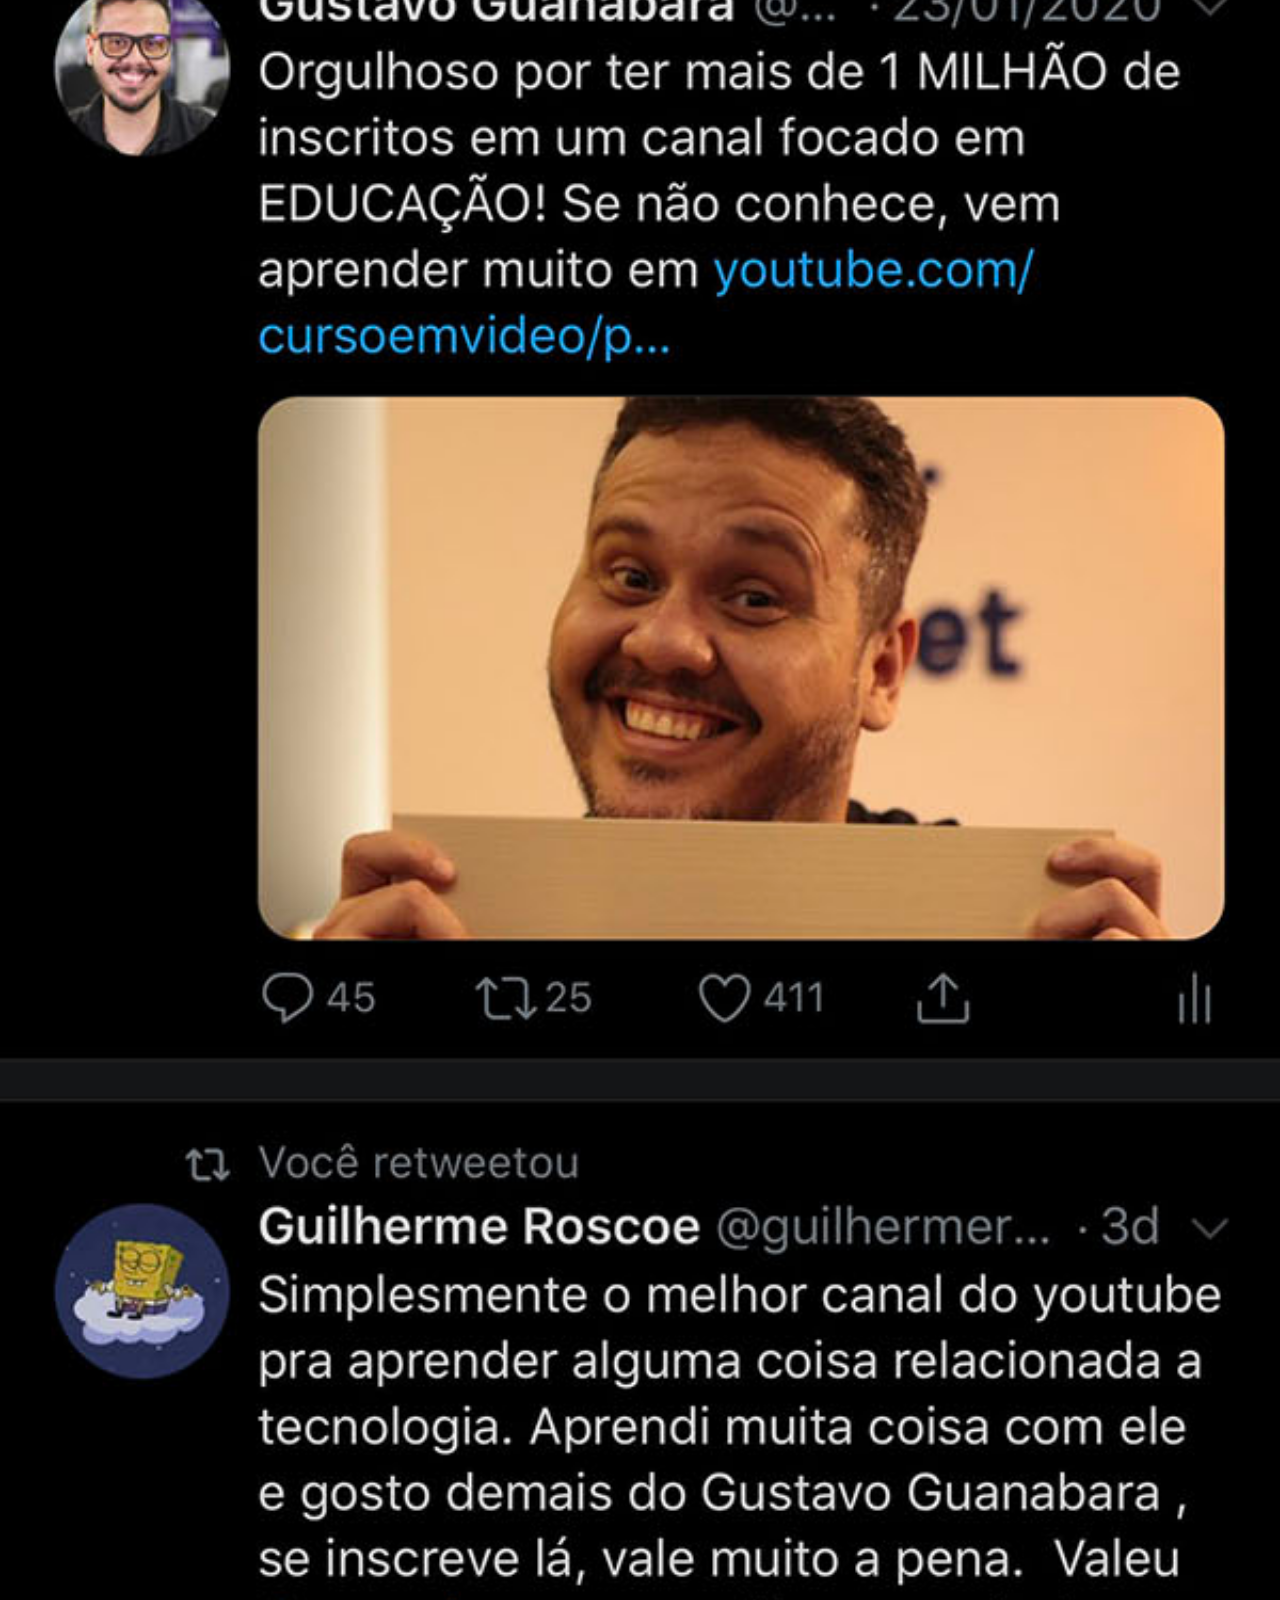
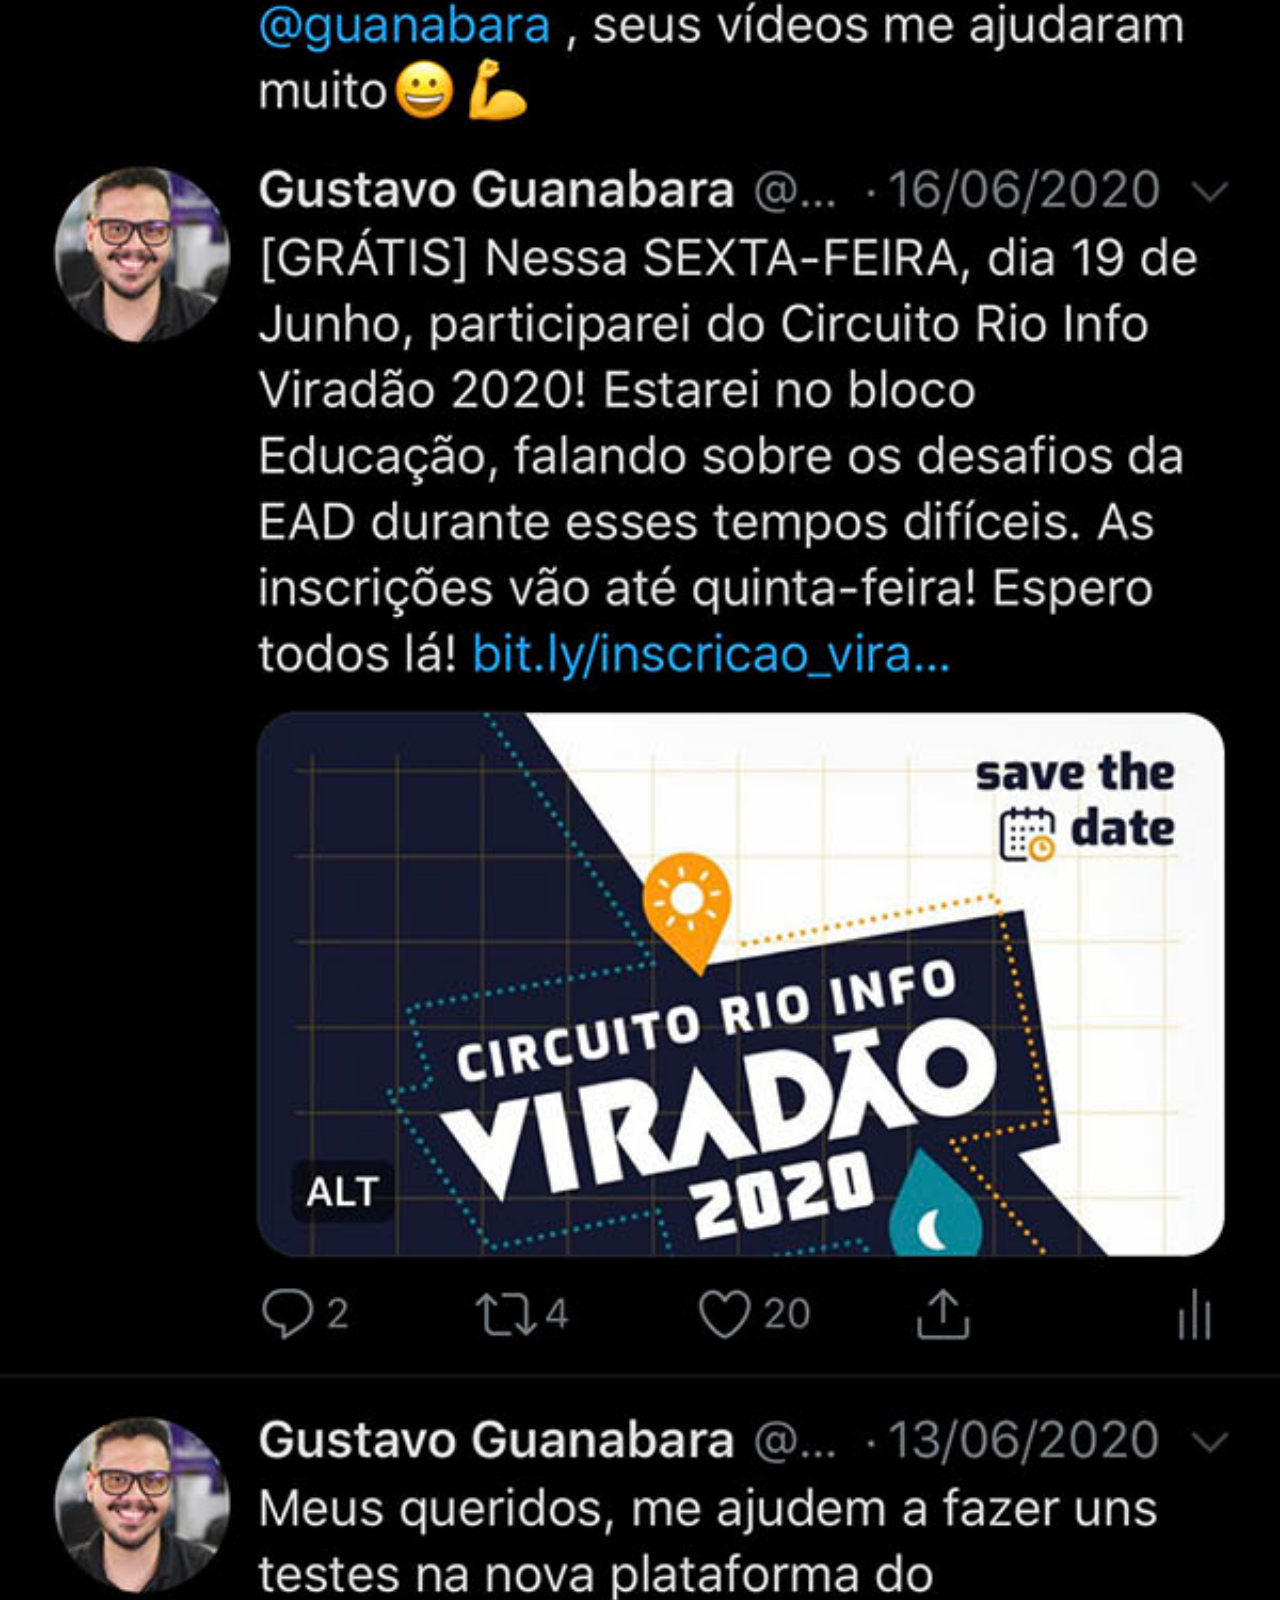
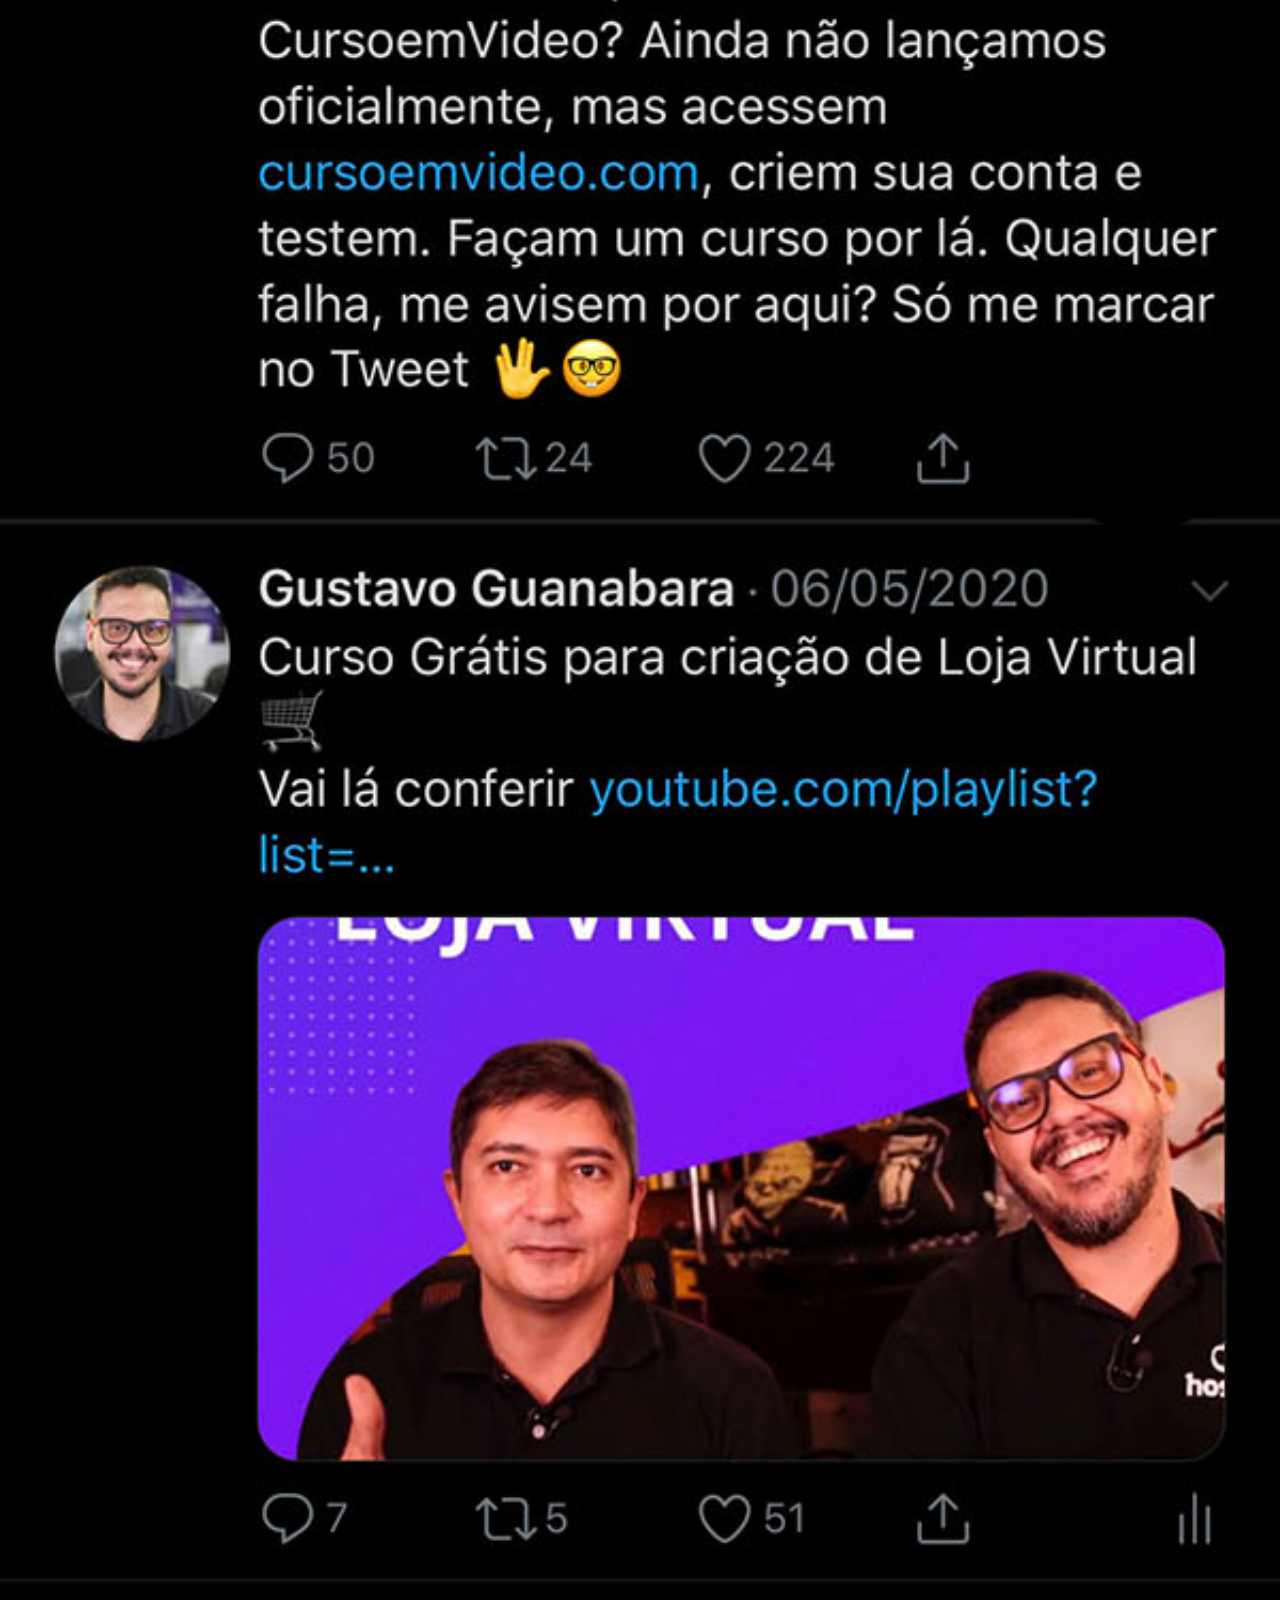
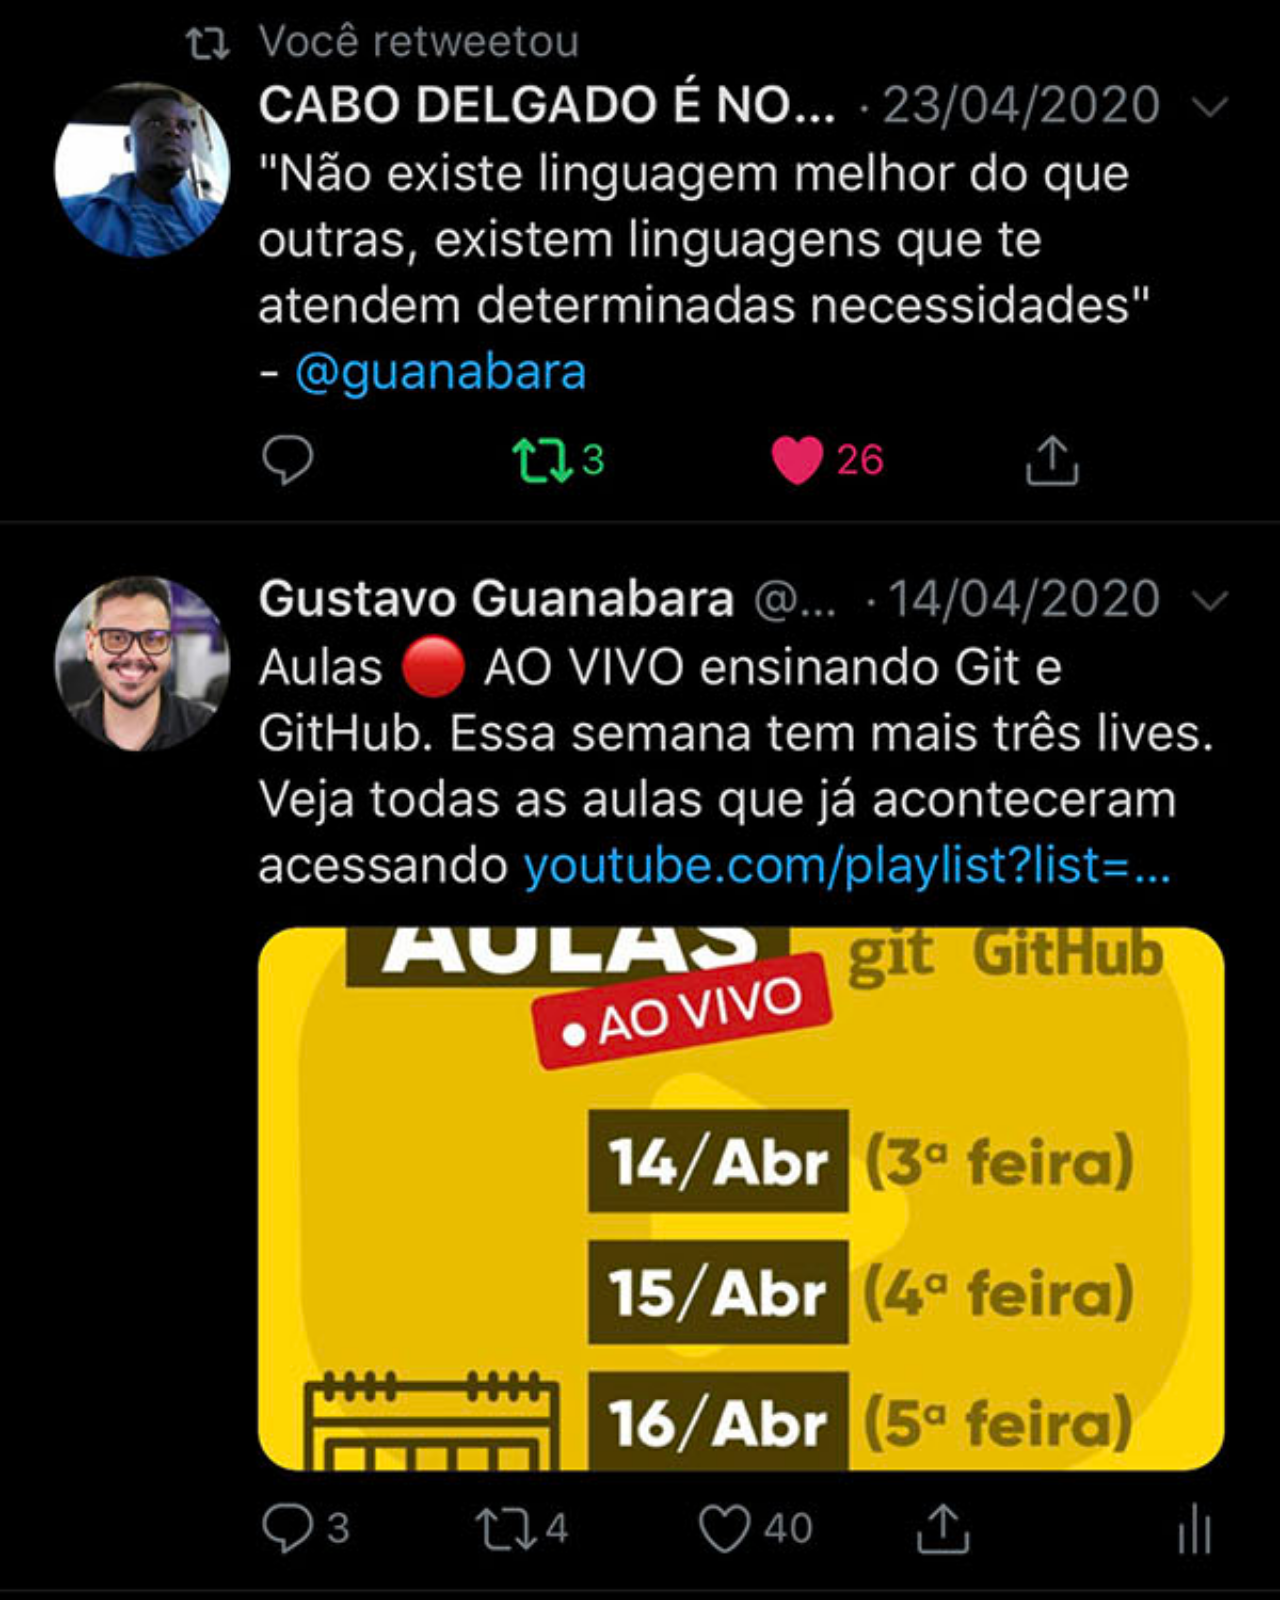
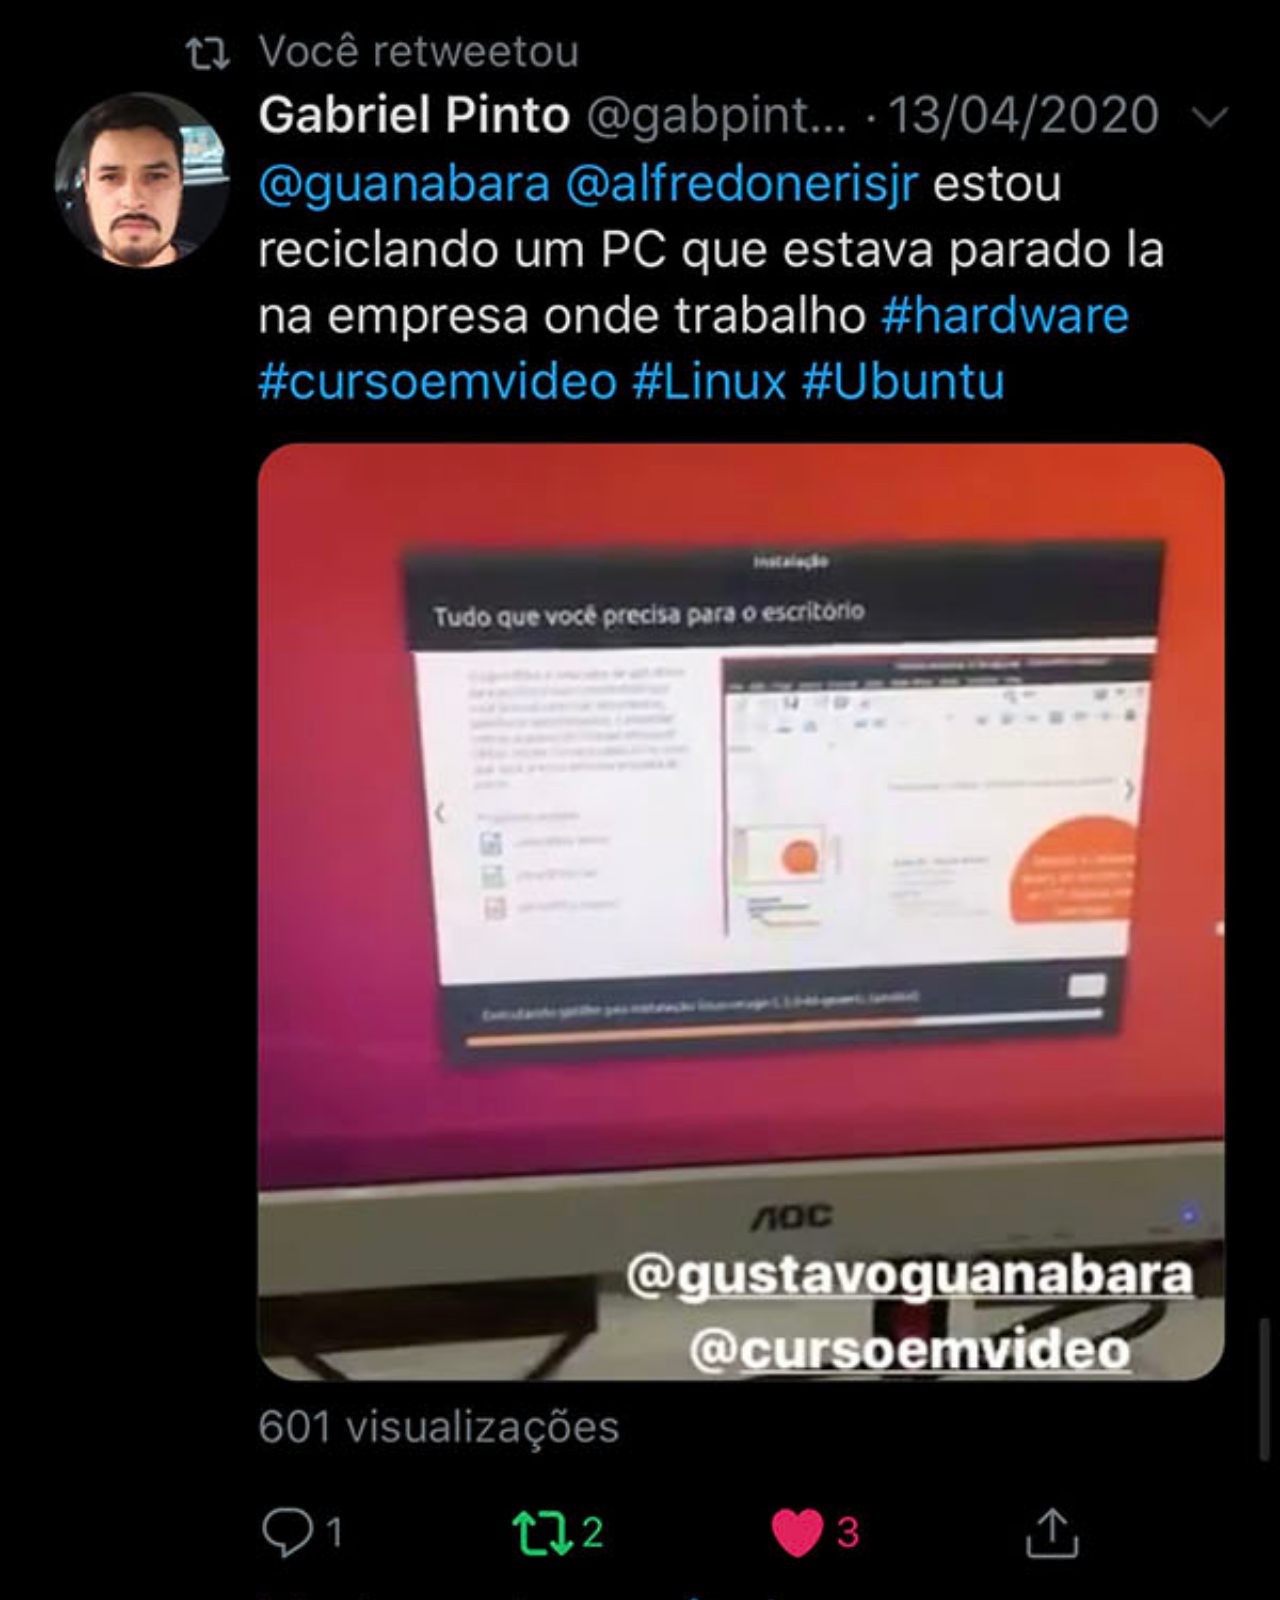
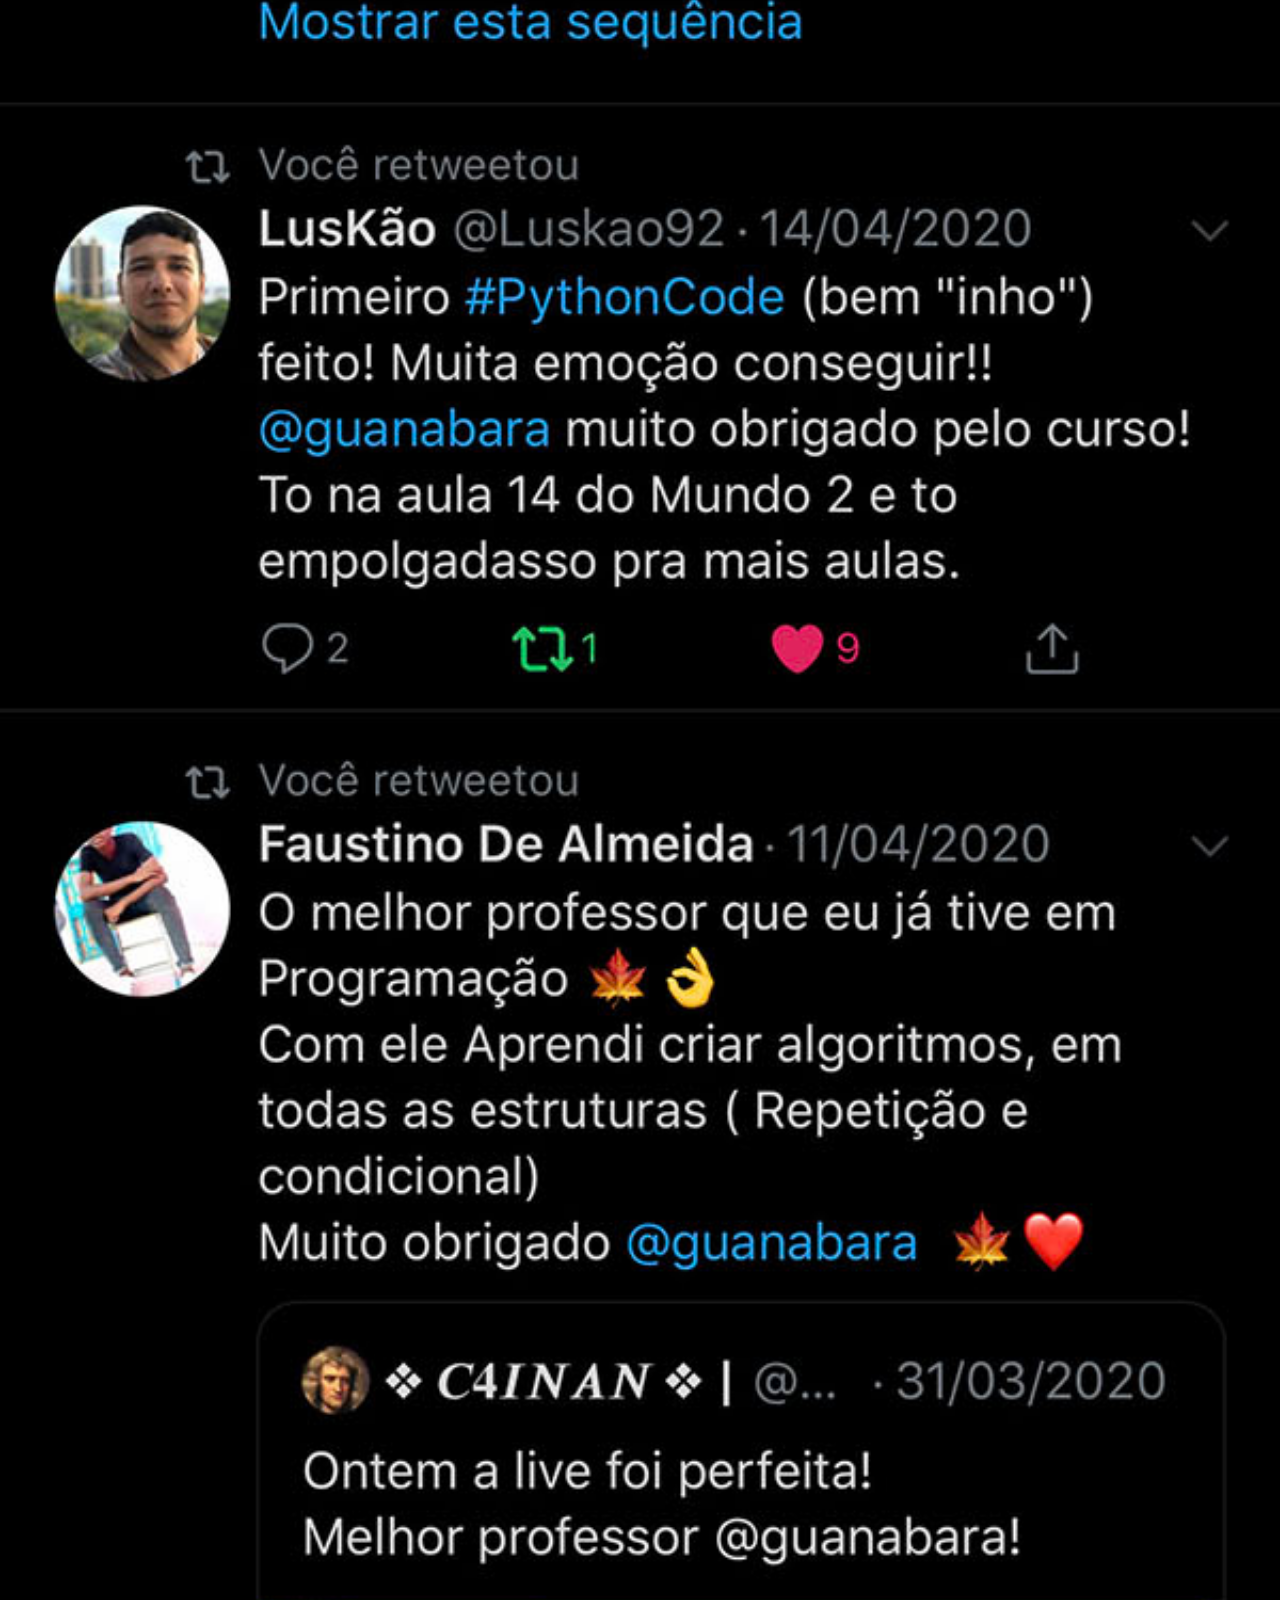
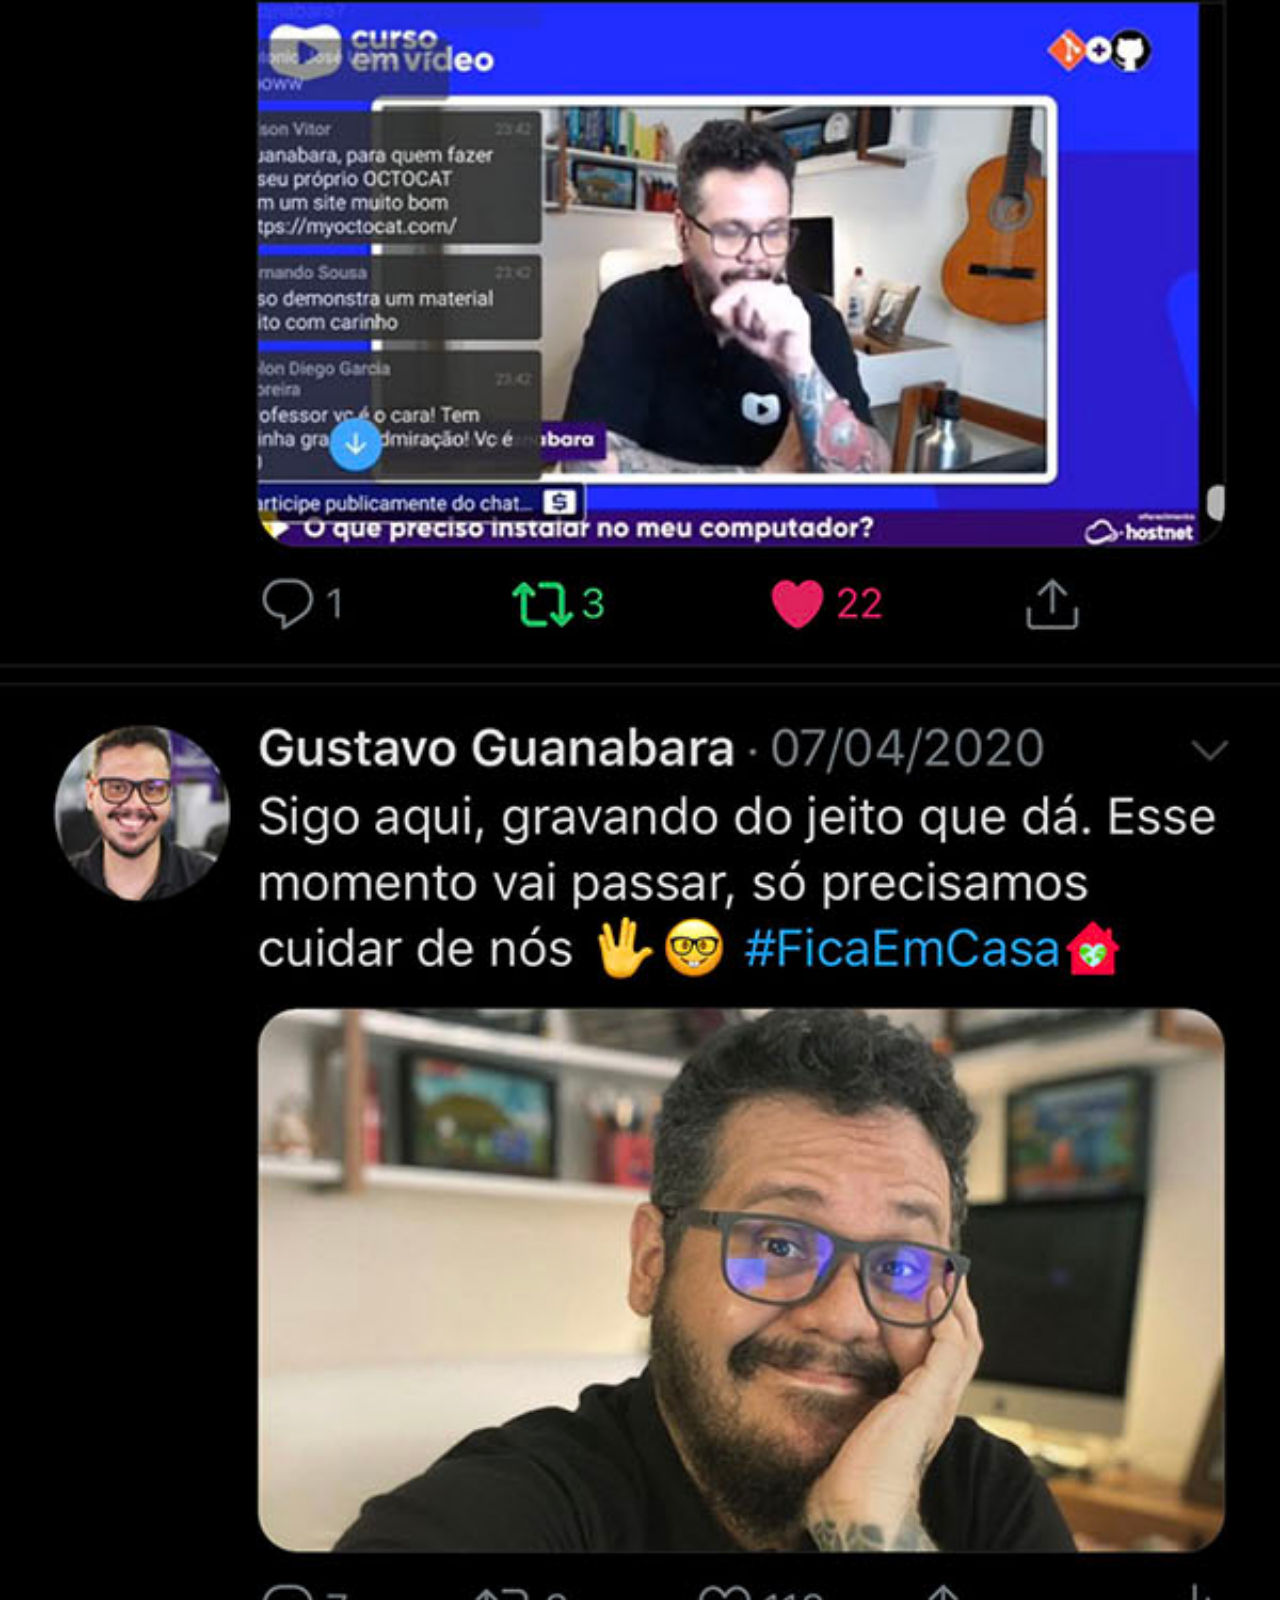
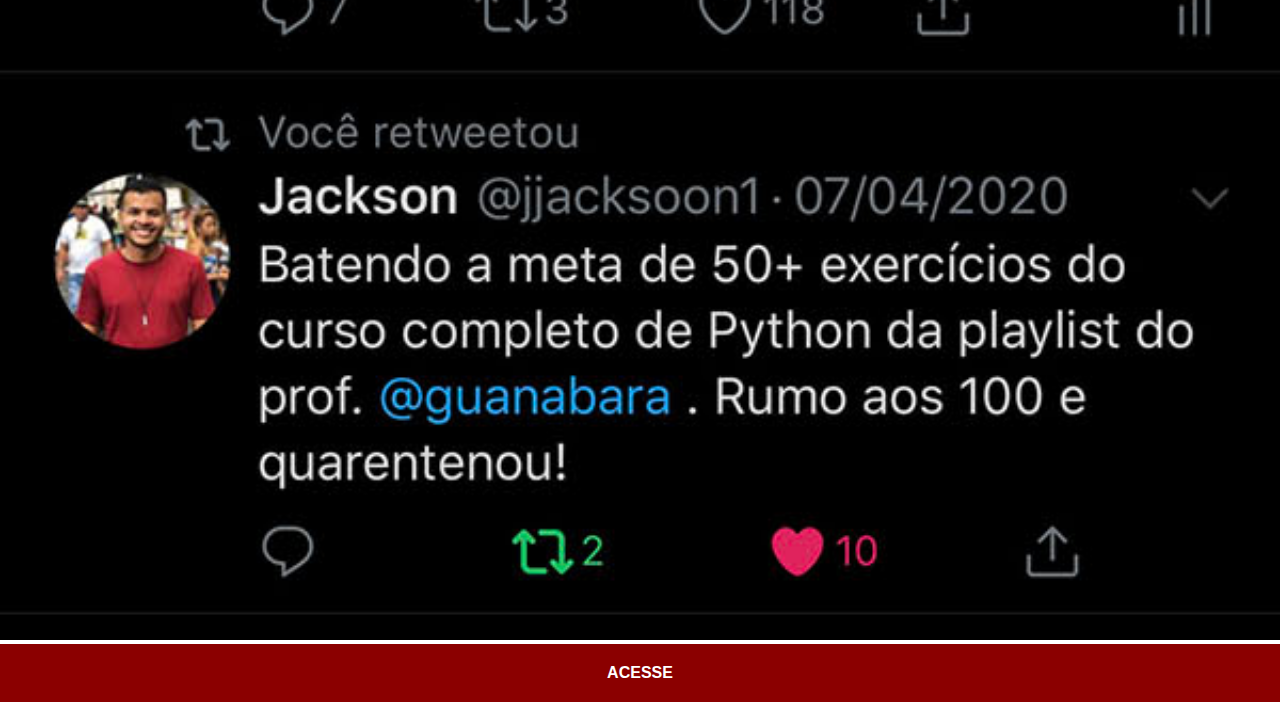
<file: twitter.html>
<!DOCTYPE html>
<html lang="pt-br">
<head>
    <meta charset="UTF-8">
    <meta name="viewport" content="width=device-width, initial-scale=1.0">
    <link rel="stylesheet" href="estilos/social.css">
    <title>Twitter</title>
</head>
<body>
    <img src="imagens/tela-twitter.jpg" alt="Instagram">
    <a href="https://x.com/guanabara?mx=2" target="_blank">ACESSE</a>
</body>
</html>
</file>
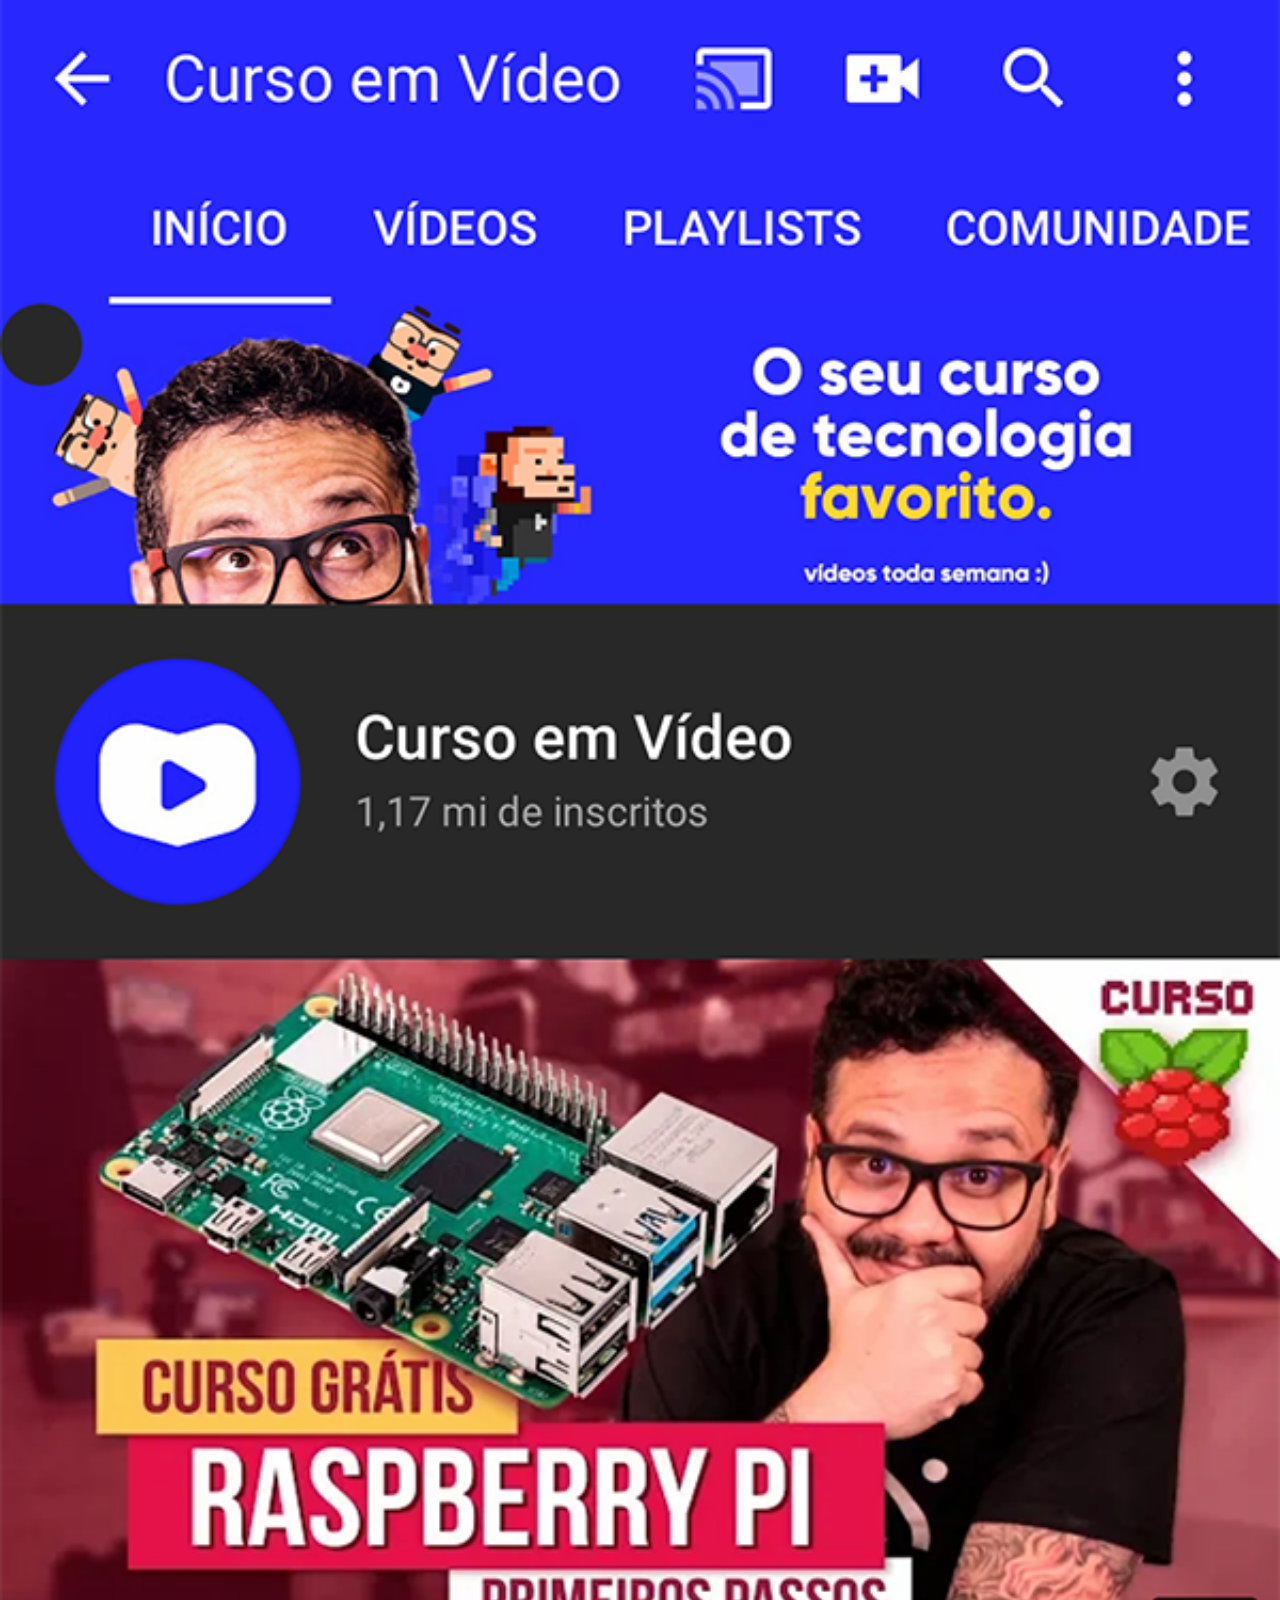
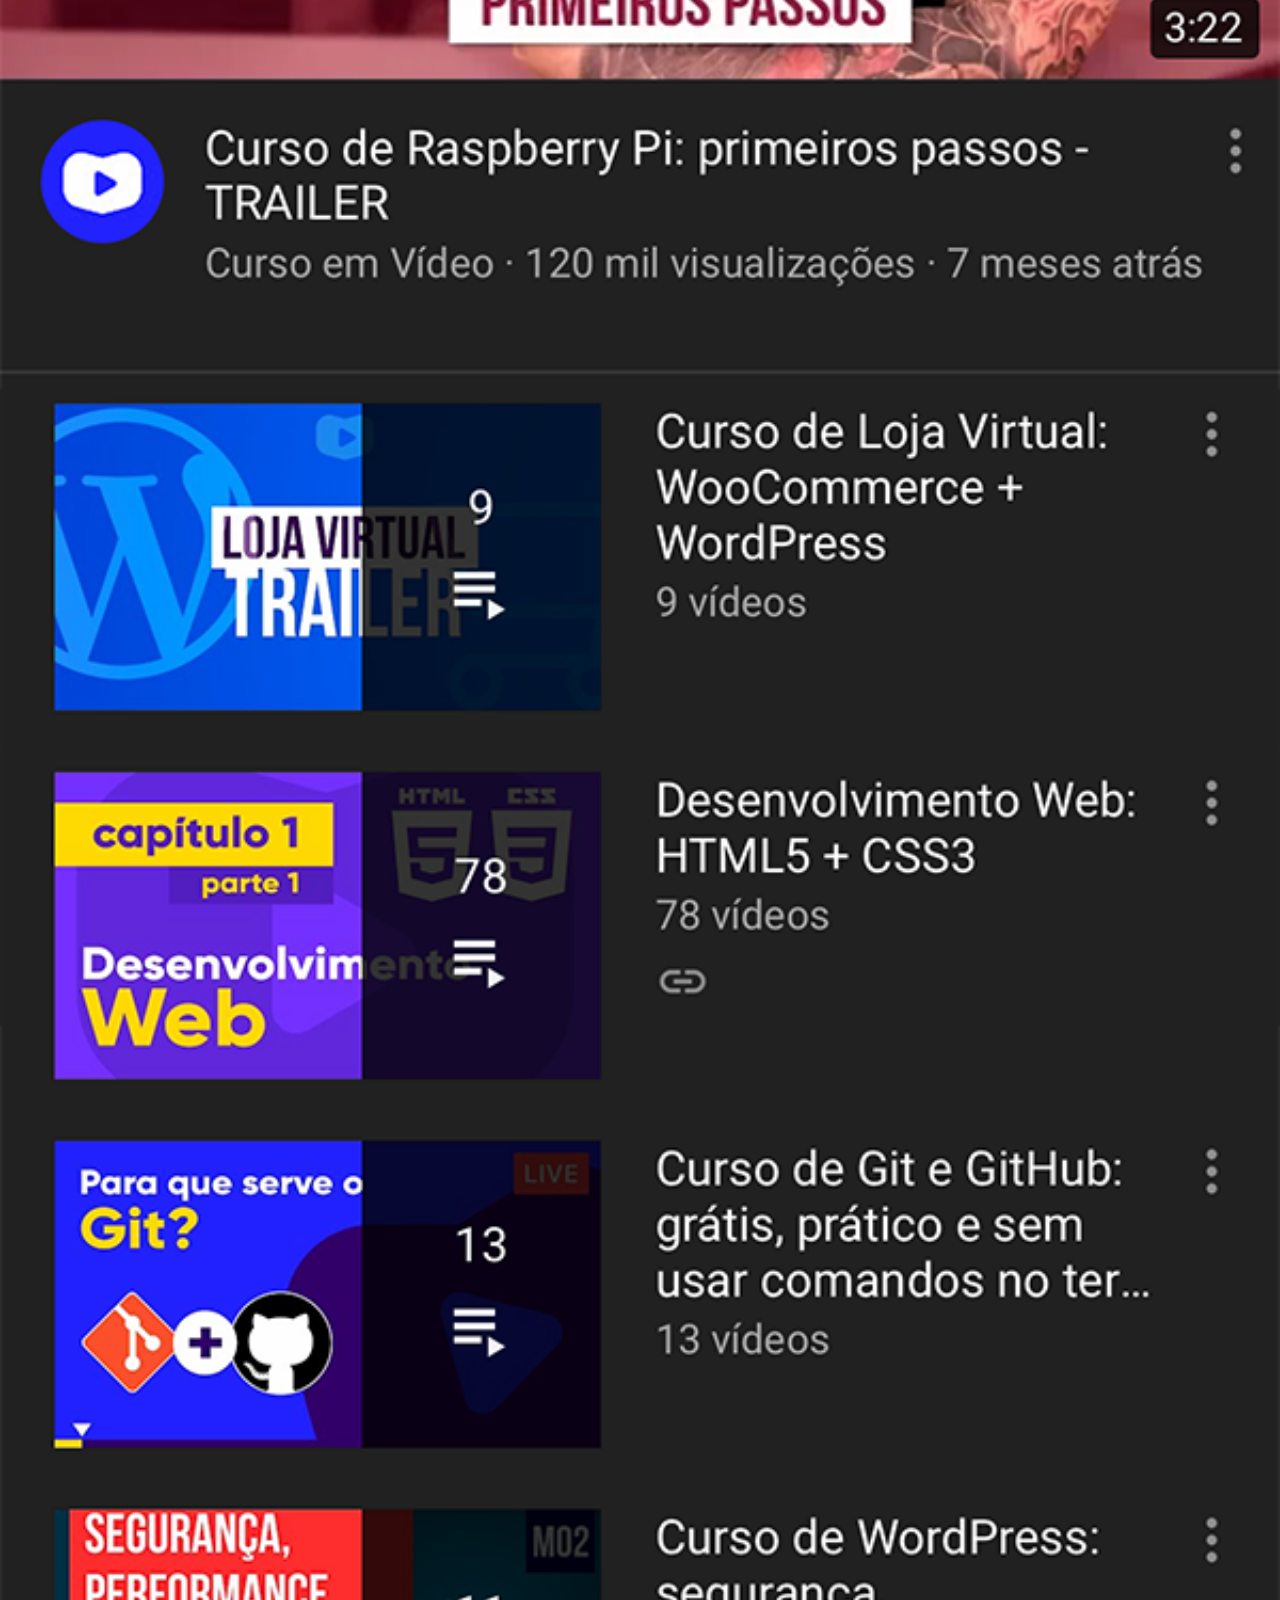
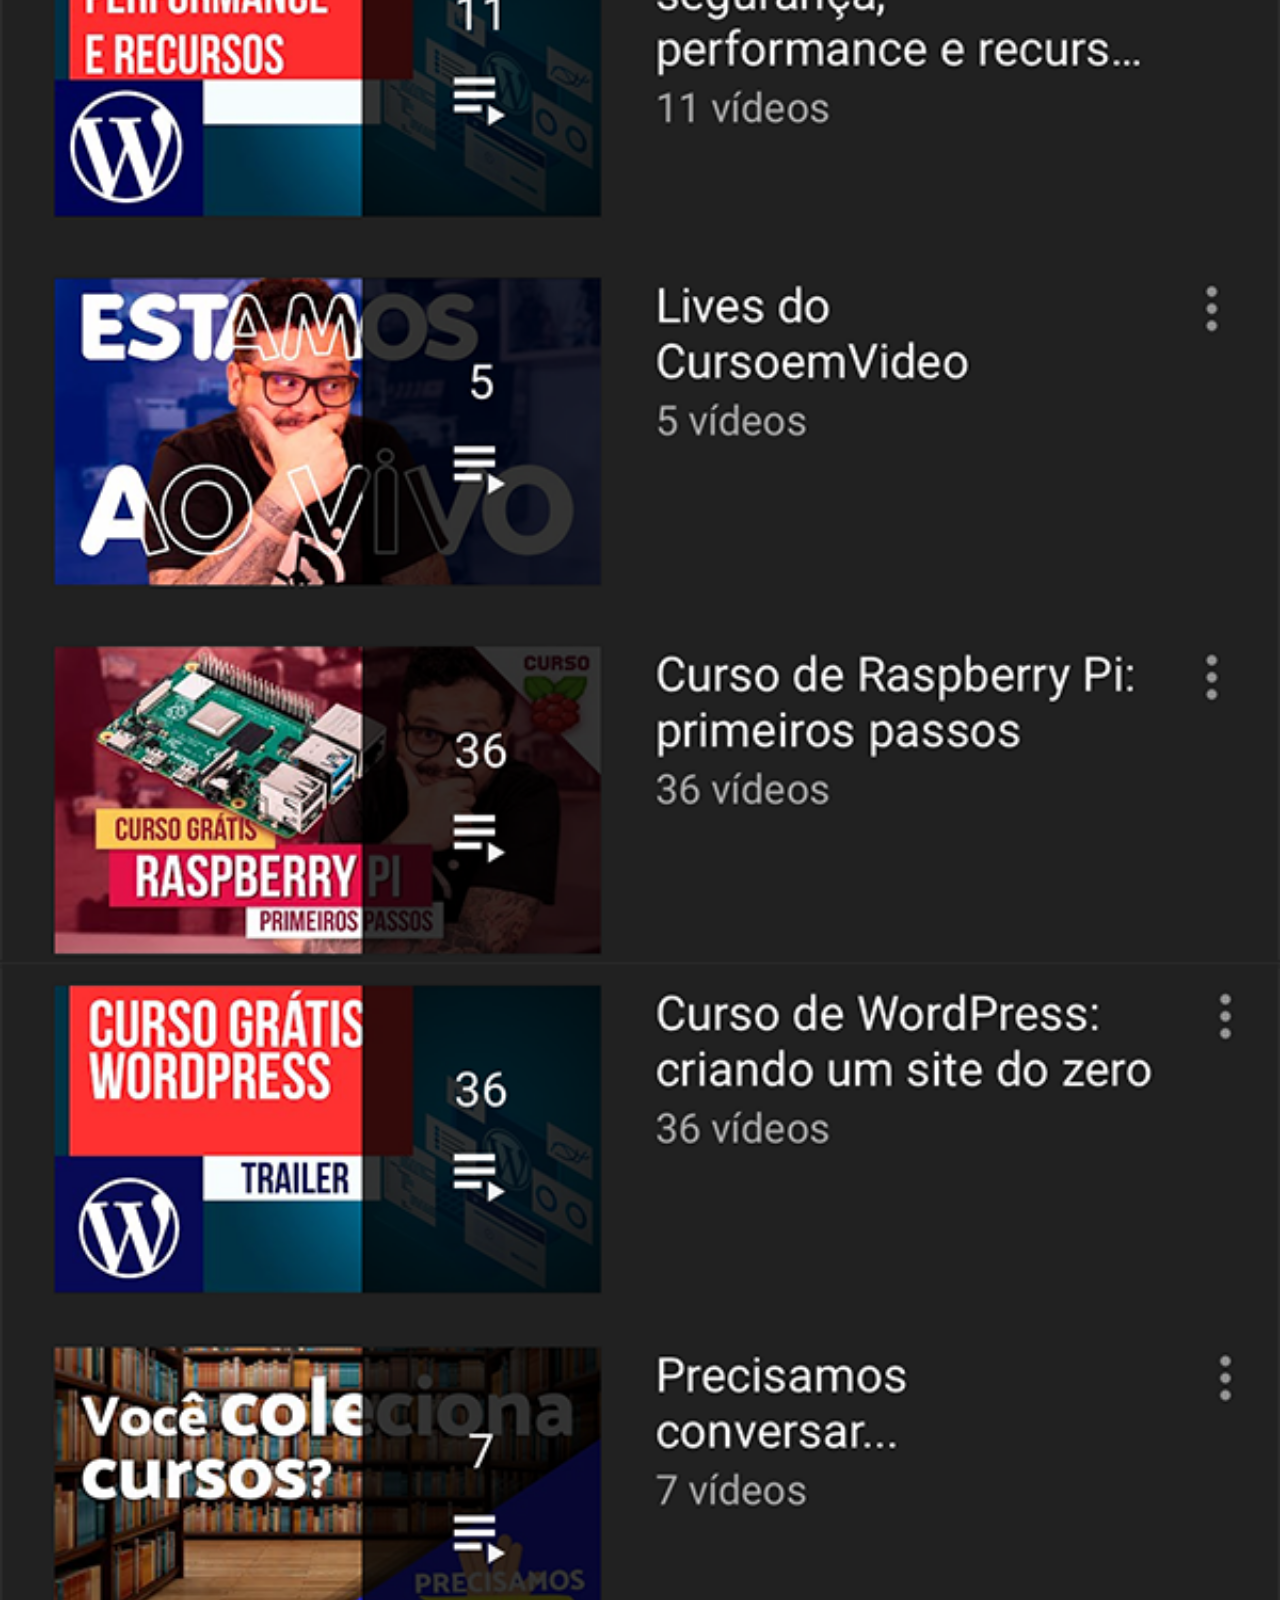
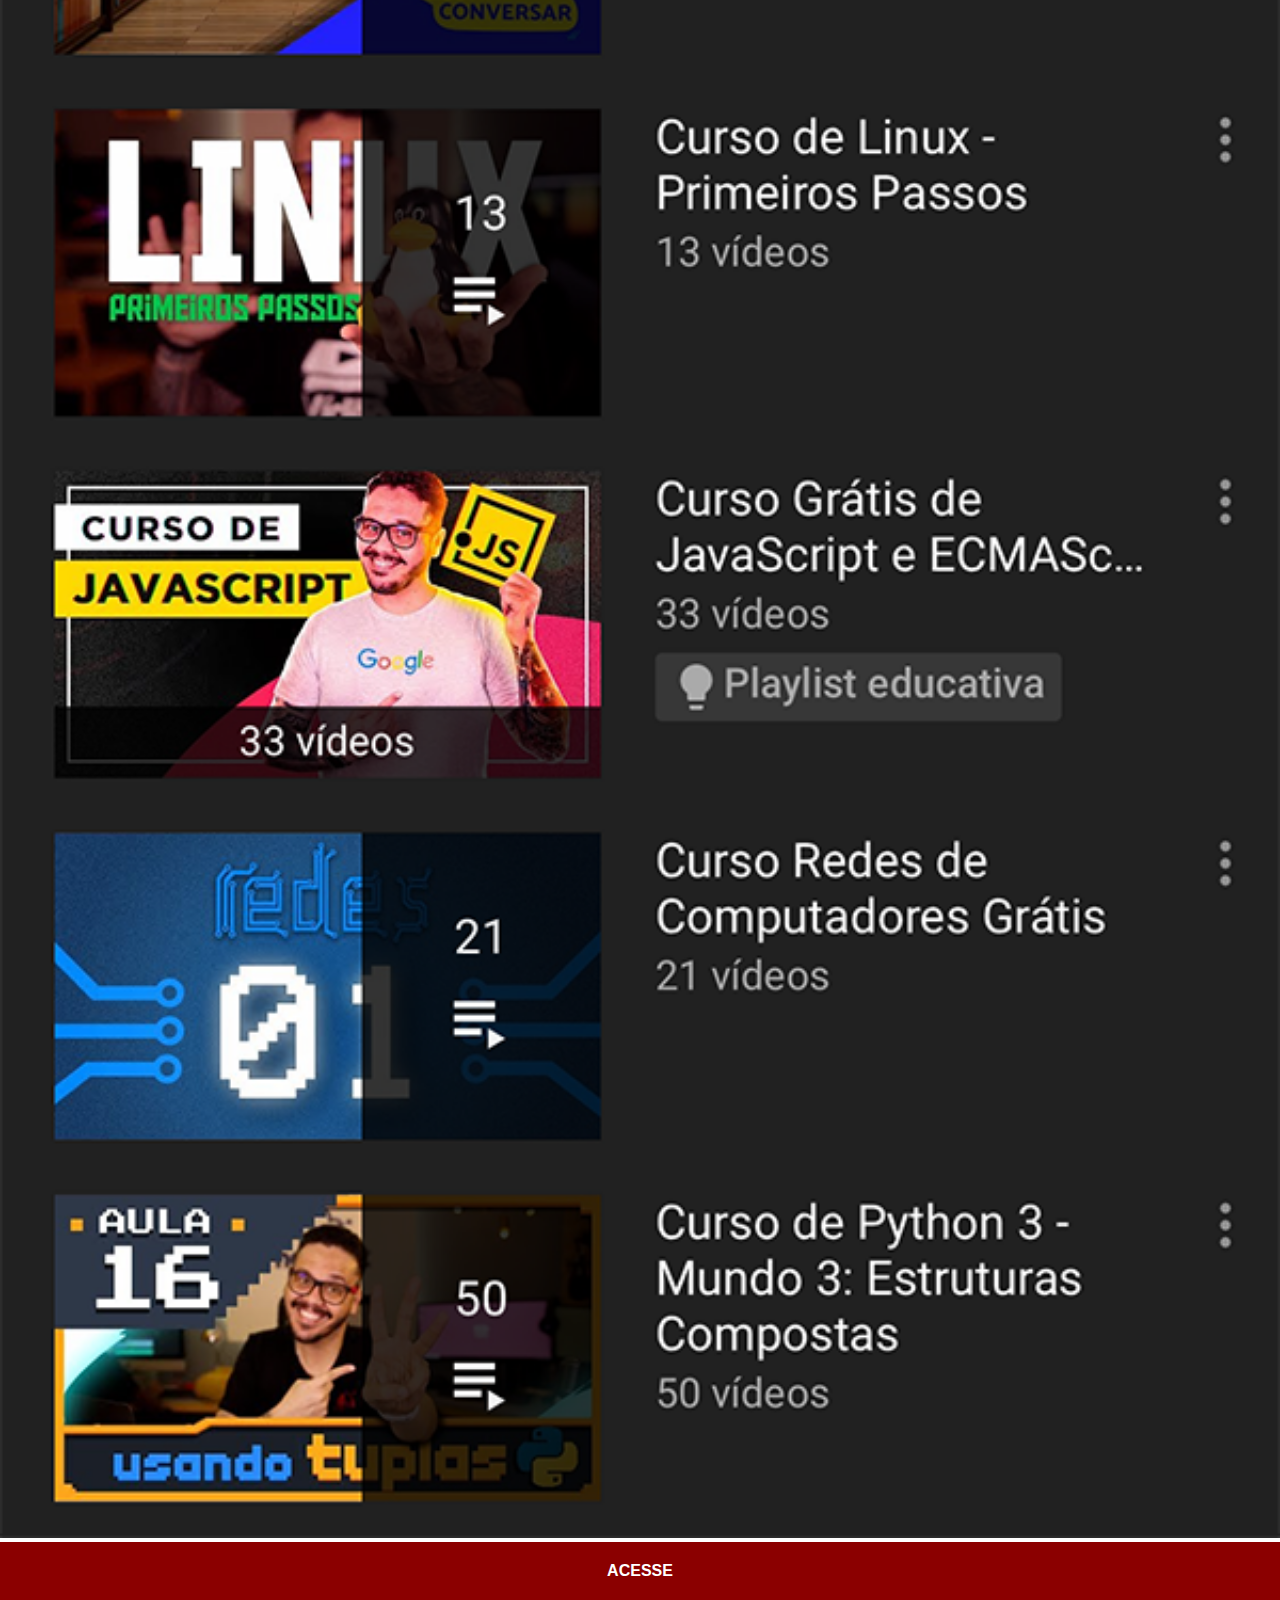
<file: youtube.html>
<!DOCTYPE html>
<html lang="pt-br">
<head>
    <meta charset="UTF-8">
    <meta name="viewport" content="width=device-width, initial-scale=1.0">
    <link rel="stylesheet" href="estilos/social.css">
    <title>Youtube</title>
</head>
<body>
    <img src="imagens/tela-youtube.png" alt="YouTube">
    <a href="https://www.youtube.com/c/CursoemV%C3%ADdeo" target="_blank">ACESSE</a>
</body>
</html>
</file>
<file: estilos/style.css>
@charset "UTF-8";

*{
    margin: 0;
    padding: 0;
    font-family: Arial, Helvetica, sans-serif;
}

html, body{   
    background-color: black;
    height: 100vh;
    width: 100vw;
}

body{
    background-image: url(../imagens/fundo-madeira.jpg);
    background-repeat: no-repeat;
    background-position: center;
    background-size: cover;
}

main{
    height: 98vh;
    position: relative;
}

section#celular{
    position: absolute;
    top: 50%;
    left: 50%;
    transform: translate(-50%, -50%);
    height: 627px;
    width: 311px;
    background-image: url(../imagens/frame-iphone.png);
    background-repeat: no-repeat;
    background-position: cover;
}

iframe#tela{
    position: relative;
    top: 80px;
    left: 22px;
    width: 267px;
    height: 472px;
}

section#redes-sociais{
    text-align: right;
}

section#redes-sociais img{
    border-radius: 100%;
    width: 50px;
    margin: 10px;
    box-shadow: 2px 2px 5px rgba(0, 0, 0, 0.466);
    box-sizing: border-box;
}

section#redes-sociais img:hover{
   border: 2px solid rgba(255, 255, 255, 0.637);
   transform: translate(-3px, -3px);
   box-shadow: 5px 5px 10px rgba(0, 0, 0, 0.466);
   transition: transform .4s, border 1s;
}
</file>
<file: estilos/social.css>
@charset "UTF-8";

*{
    margin: 0;
    padding: 0;
    font-family: Arial, Helvetica, sans-serif;
}

::-webkit-scrollbar{
    width: 0px;
    height: 0px;
}

img{
    width: 100vw;
}

a{
    display: block;
    background-color: darkred;
    color: white;
    padding: 20px;
    text-align: center;
    font-weight: bolder;
    text-decoration: none;
}

a:hover{
    background-color: red;
}
</file>
